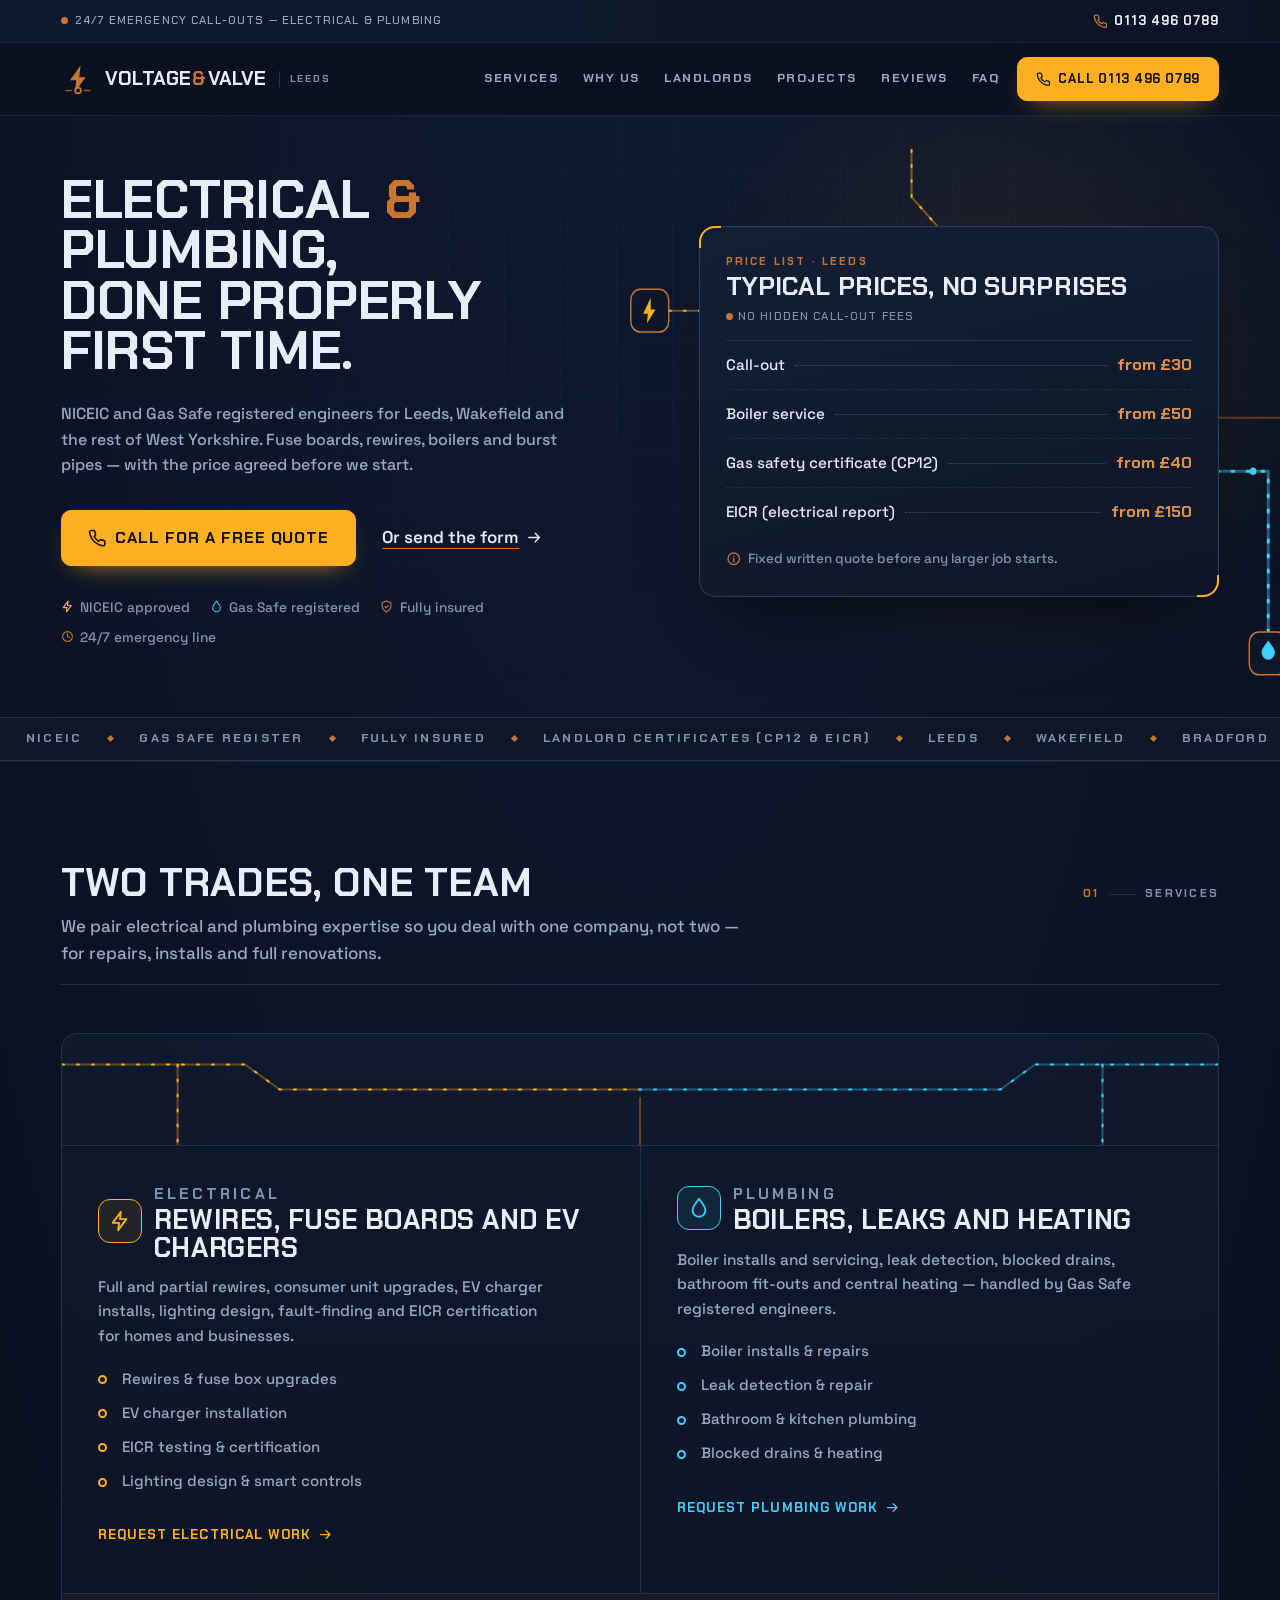
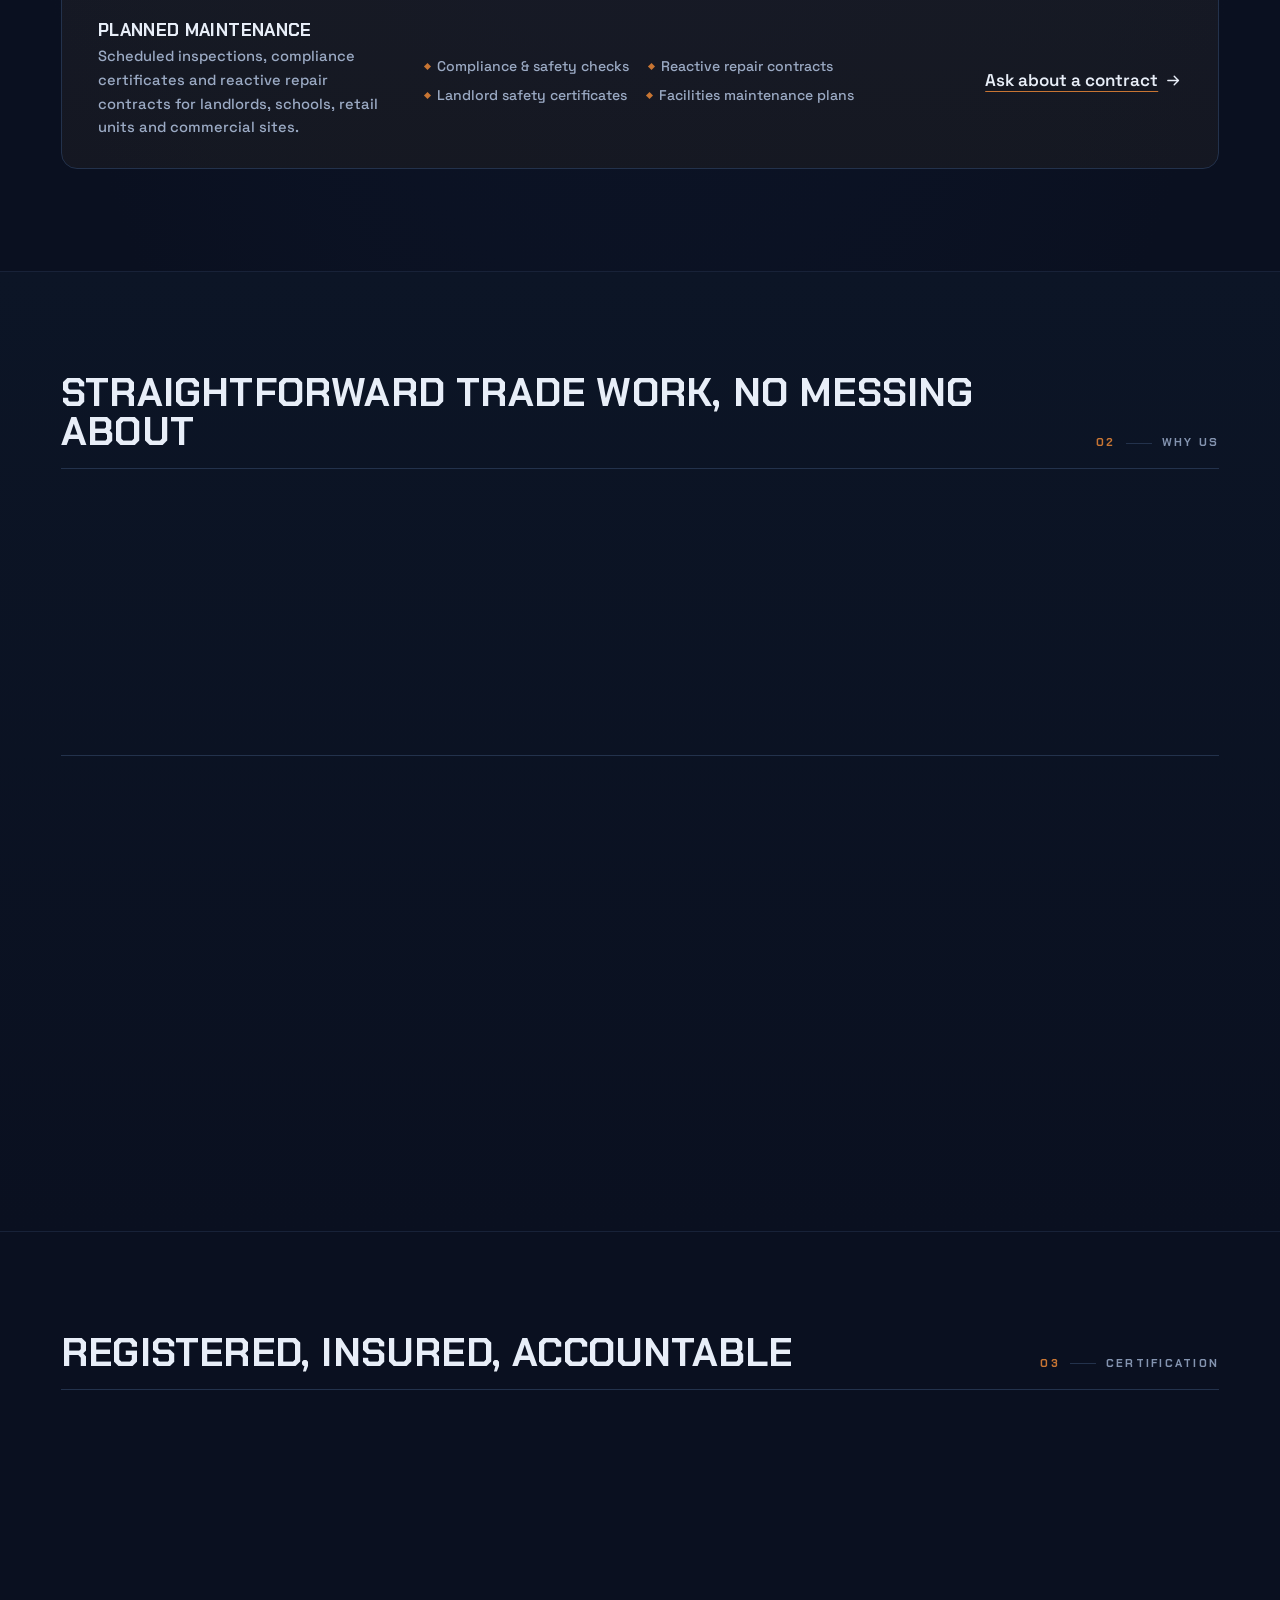
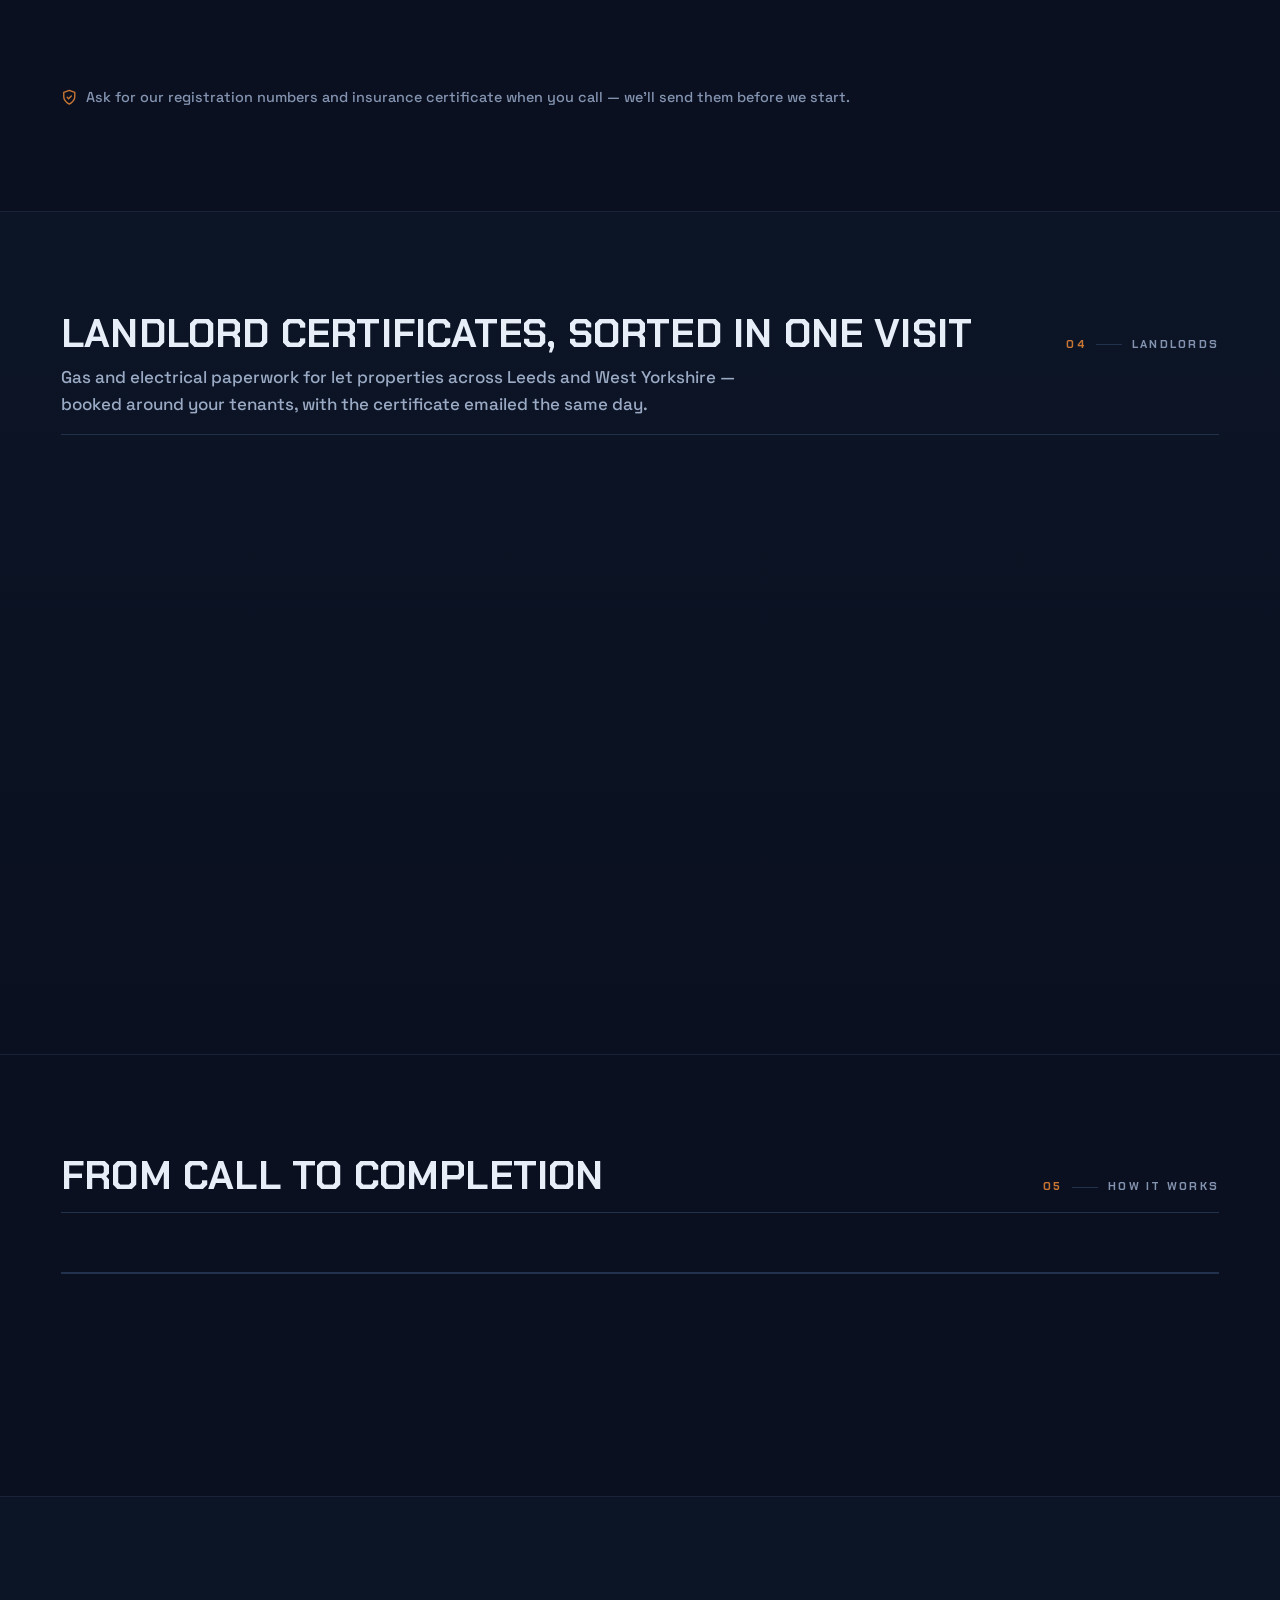
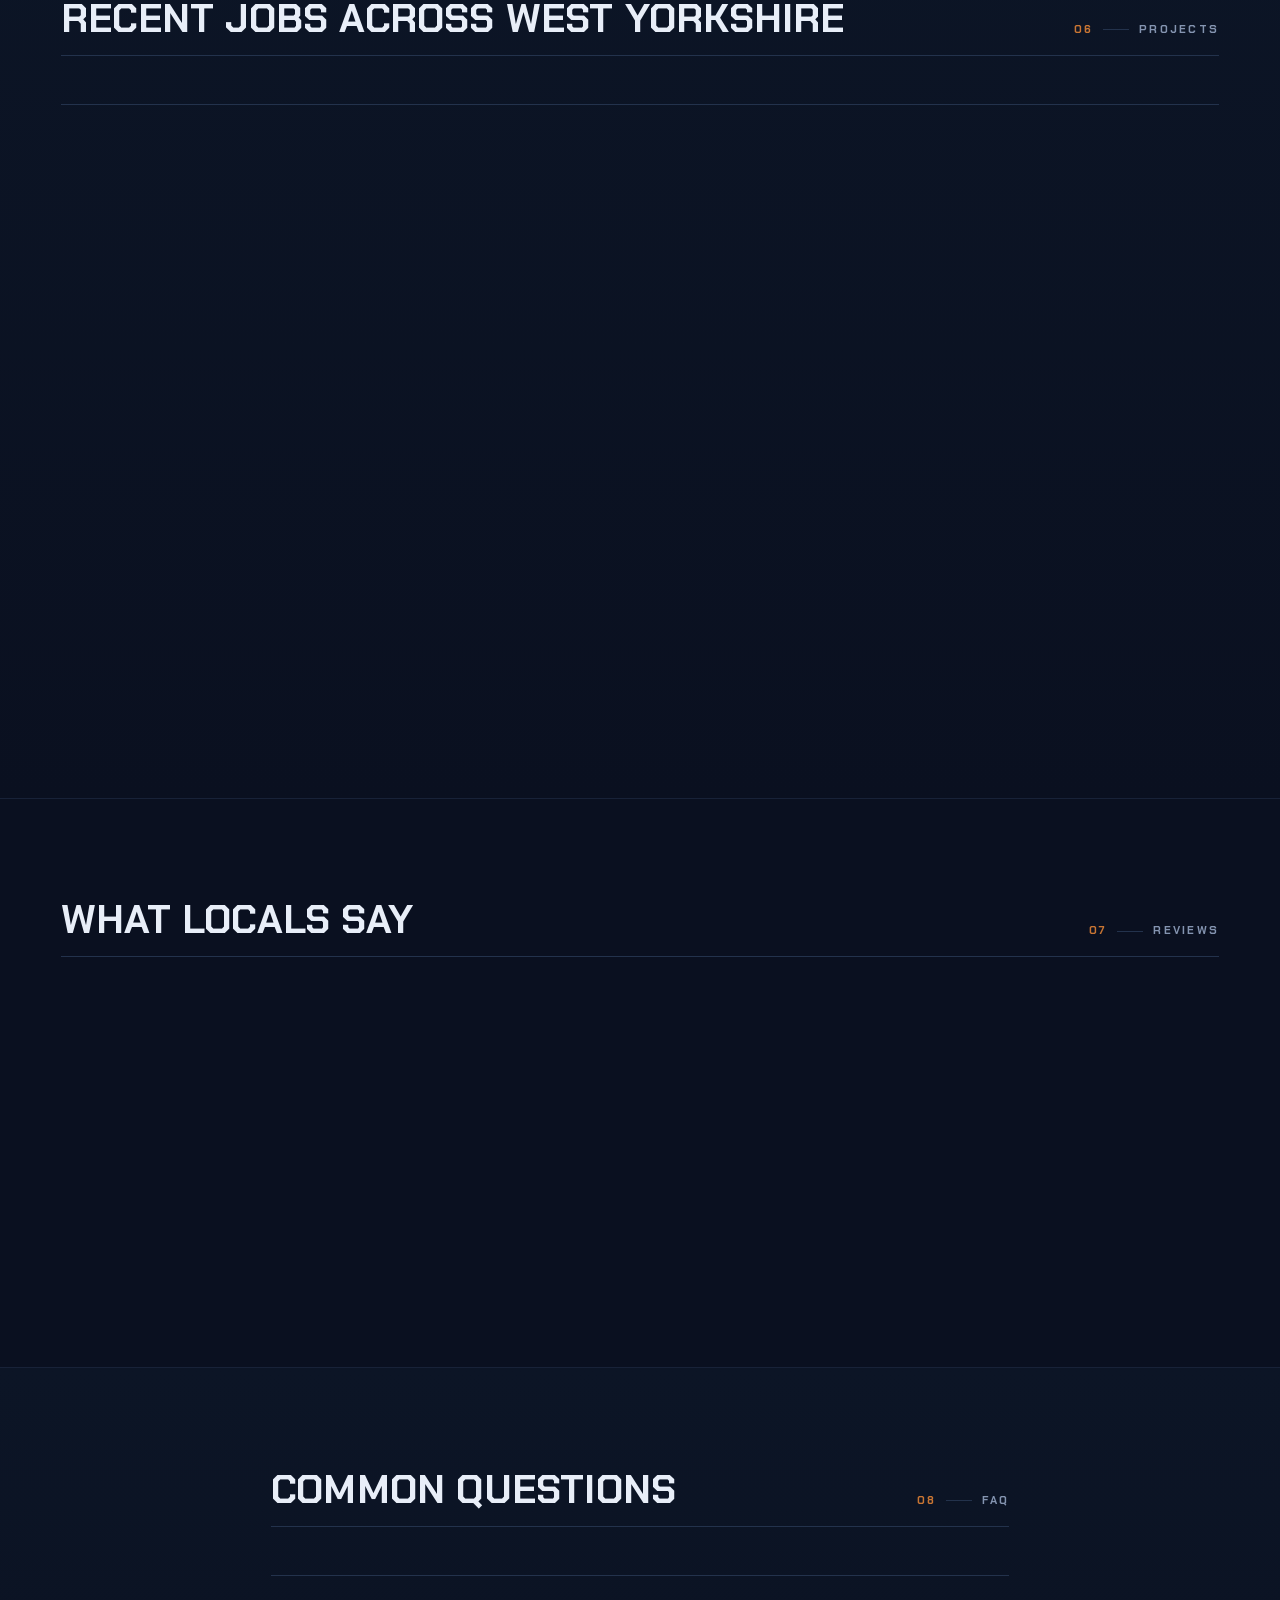
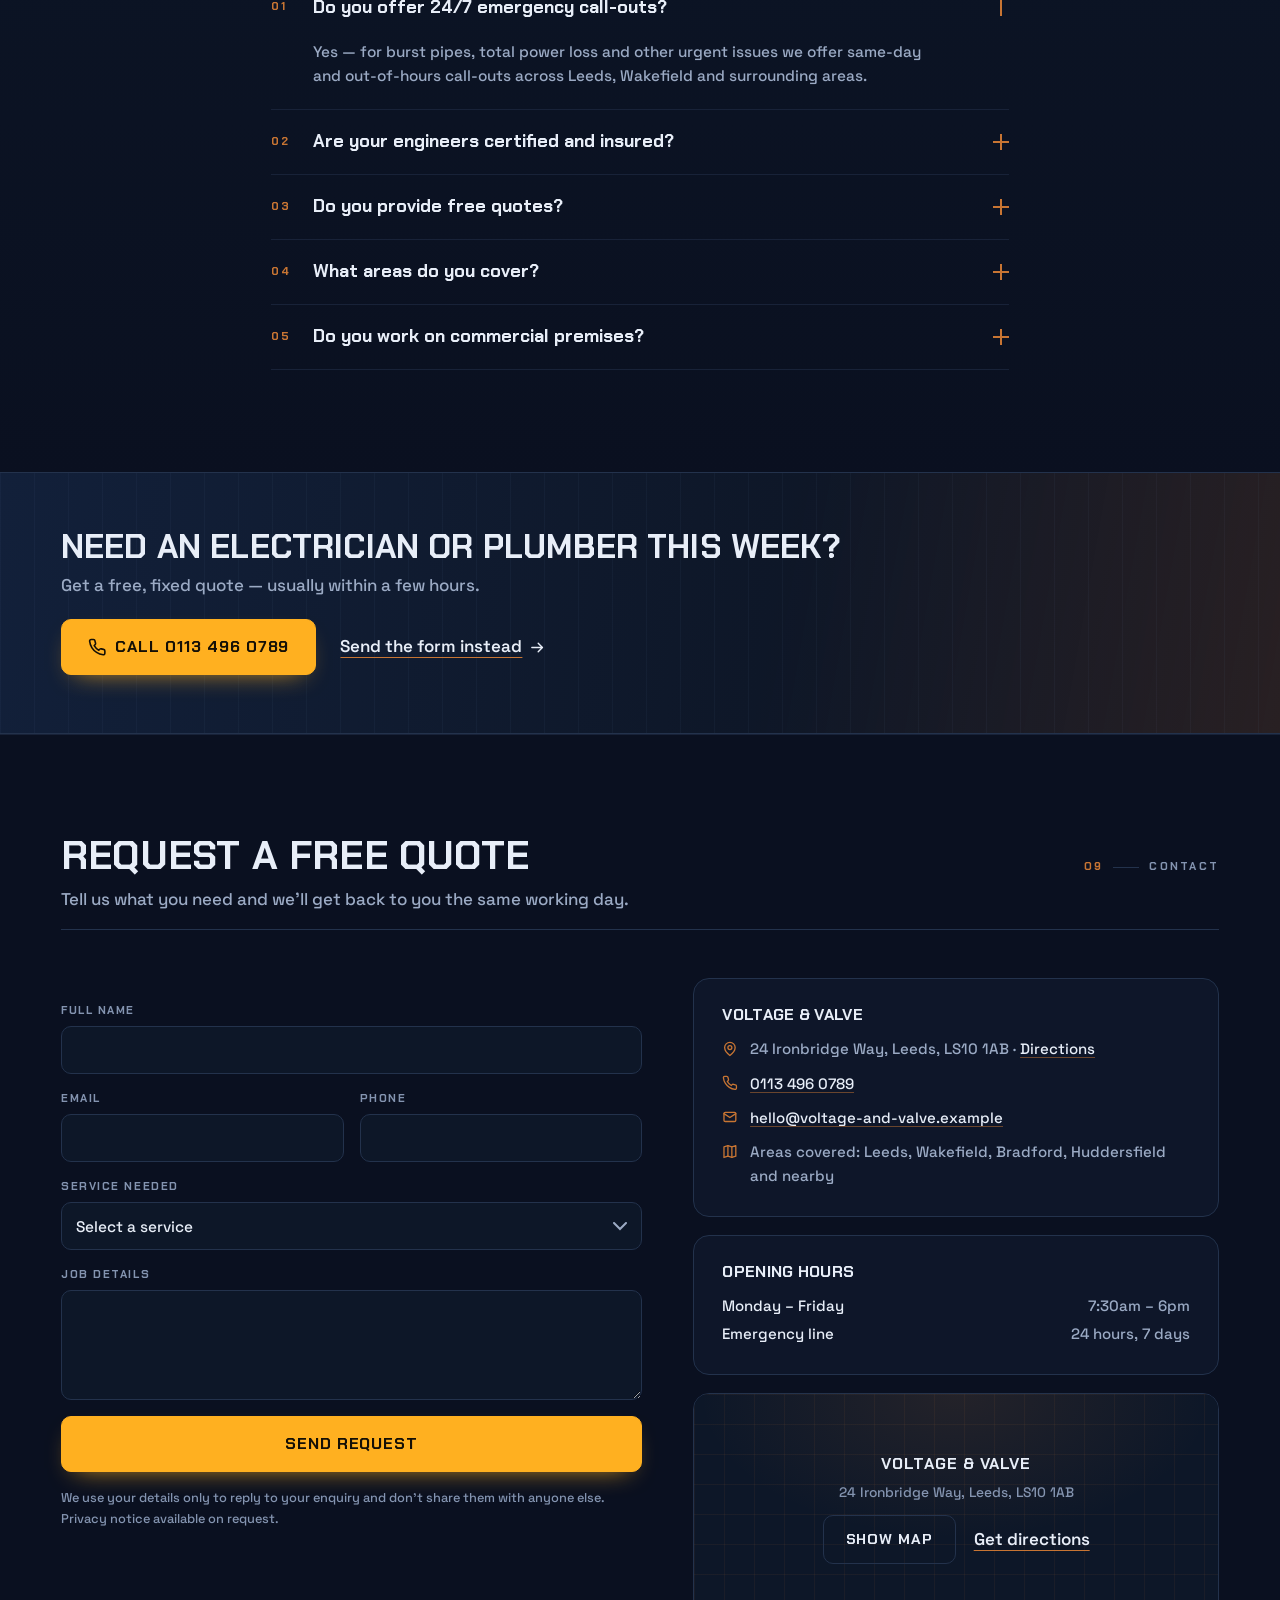
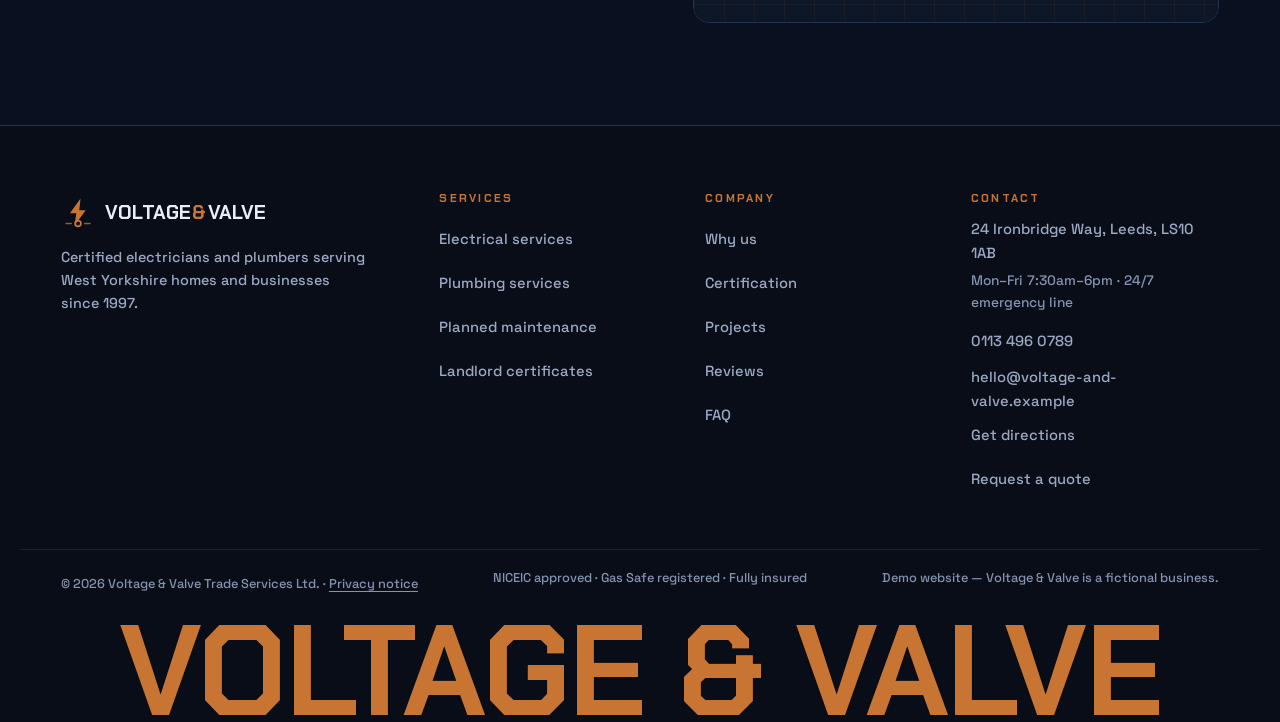
<file: index.html>
<!DOCTYPE html>
<html lang="en-GB">
<head>
<meta charset="UTF-8" />
<meta name="viewport" content="width=device-width, initial-scale=1, viewport-fit=cover" />
<meta http-equiv="Content-Security-Policy" content="default-src 'self'; script-src 'self' 'sha256-gAIMlo4uHwea7LDSu/hGhLXHg8Iu/WQoVQvXGVLwabA=' 'sha256-/x7W7R75k8Roq0WaVRQX9blP4OufE5xbAdzklGxsgpw='; style-src 'self'; img-src 'self' data:; font-src 'self'; frame-src https://www.openstreetmap.org; connect-src 'self'; form-action 'self'; base-uri 'self'; object-src 'none'; upgrade-insecure-requests" />
<meta name="referrer" content="strict-origin-when-cross-origin" />
<script>if (window.top !== window.self) { try { window.top.location.replace(window.self.location.href); } catch (e) { document.documentElement.hidden = true; } }</script>
<script>document.documentElement.classList.add('js');</script>
<title>Plumber &amp; Electrician in Leeds | Voltage &amp; Valve</title>
<meta name="description" content="Voltage &amp; Valve: Gas Safe and NICEIC plumbers and electricians in Leeds. Boilers, rewires, landlord certificates and 24/7 emergency call-outs." />
<link rel="canonical" href="https://desolatemartial553.github.io/voltage-and-valve/" />
<meta property="og:type" content="website" />
<meta property="og:title" content="Plumber &amp; Electrician in Leeds | Voltage &amp; Valve" />
<meta property="og:description" content="Gas Safe and NICEIC plumbers and electricians in Leeds. Boilers, rewires, landlord certificates and 24/7 emergency call-outs." />
<meta property="og:url" content="https://desolatemartial553.github.io/voltage-and-valve/" />
<meta property="og:locale" content="en_GB" />
<meta property="og:site_name" content="Voltage &amp; Valve" />
<meta name="twitter:card" content="summary_large_image" />
<meta name="twitter:title" content="Plumber &amp; Electrician in Leeds | Voltage &amp; Valve" />
<meta name="twitter:description" content="Gas Safe and NICEIC plumbers and electricians in Leeds. Boilers, rewires, landlord certificates and 24/7 emergency call-outs." />
<script type="application/ld+json">
{
  "@context": "https://schema.org",
  "@type": ["Plumber", "Electrician"],
  "name": "Voltage & Valve",
  "url": "https://desolatemartial553.github.io/voltage-and-valve/",
  "telephone": "+441134960789",
  "email": "hello@voltage-and-valve.example",
  "address": {
    "@type": "PostalAddress",
    "streetAddress": "24 Ironbridge Way",
    "addressLocality": "Leeds",
    "addressRegion": "West Yorkshire",
    "postalCode": "LS10 1AB",
    "addressCountry": "GB"
  },
  "areaServed": ["Leeds", "Wakefield", "Bradford", "Huddersfield"]
}
</script>
<meta name="theme-color" content="#0A1020" />
<meta name="color-scheme" content="dark" />
<link rel="icon" href="assets/favicon.svg" type="image/svg+xml" />
<link rel="stylesheet" href="fonts/fonts.css" />
<link rel="stylesheet" href="css/style.css" />
</head>
<body>

<a class="skip" href="#main">Skip to content</a>

<svg class="sr-only" aria-hidden="true" focusable="false" width="0" height="0">
  <symbol id="i-phone" viewBox="0 0 24 24"><path d="M22 16.92v3a2 2 0 0 1-2.18 2 19.79 19.79 0 0 1-8.63-3.07 19.5 19.5 0 0 1-6-6 19.79 19.79 0 0 1-3.07-8.67A2 2 0 0 1 4.11 2h3a2 2 0 0 1 2 1.72 12.84 12.84 0 0 0 .7 2.81 2 2 0 0 1-.45 2.11L8.09 9.91a16 16 0 0 0 6 6l1.27-1.27a2 2 0 0 1 2.11-.45 12.84 12.84 0 0 0 2.81.7A2 2 0 0 1 22 16.92z"/></symbol>
  <symbol id="i-bolt" viewBox="0 0 24 24"><path d="M13 2 4 14h7l-1 8 9-12h-7l1-8z"/></symbol>
  <symbol id="i-drop" viewBox="0 0 24 24"><path d="M12 2c3 4 7 8.2 7 12.5A7 7 0 0 1 5 14.5C5 10.2 9 6 12 2z"/></symbol>
  <symbol id="i-shield" viewBox="0 0 24 24"><path d="M12 22s8-4.5 8-11V5l-8-3-8 3v6c0 6.5 8 11 8 11z"/><path d="m9 12 2 2 4-4"/></symbol>
  <symbol id="i-check" viewBox="0 0 24 24"><path d="m4 12 5 5L20 6"/></symbol>
  <symbol id="i-clock" viewBox="0 0 24 24"><circle cx="12" cy="12" r="9"/><path d="M12 7v5l3.5 2"/></symbol>
  <symbol id="i-pin" viewBox="0 0 24 24"><path d="M20 10c0 6-8 12-8 12s-8-6-8-12a8 8 0 0 1 16 0z"/><circle cx="12" cy="10" r="3"/></symbol>
  <symbol id="i-mail" viewBox="0 0 24 24"><rect x="3" y="5" width="18" height="14" rx="2"/><path d="m3 7 9 6 9-6"/></symbol>
  <symbol id="i-map" viewBox="0 0 24 24"><path d="m9 4 6 2 6-2v16l-6 2-6-2-6 2V6l6-2z"/><path d="M9 4v16M15 6v16"/></symbol>
  <symbol id="i-arrow" viewBox="0 0 24 24"><path d="M4 12h15m-6-6 6 6-6 6"/></symbol>
  <symbol id="i-info" viewBox="0 0 24 24"><circle cx="12" cy="12" r="9"/><path d="M12 11v6M12 7.5v.5"/></symbol>
  <symbol id="i-up" viewBox="0 0 24 24"><path d="M12 20V5m-6 6 6-6 6 6"/></symbol>
  <symbol id="i-tag" viewBox="0 0 24 24"><path d="M20.6 13.4 12 22l-9-9V3h10l7.6 7.6a2 2 0 0 1 0 2.8z"/><circle cx="7.5" cy="7.5" r="1.5"/></symbol>
</svg>

<!-- Emergency bar -->
<div class="topbar">
  <div class="wrap topbar__in">
    <p class="topbar__status"><span class="dot dot--pulse" aria-hidden="true"></span>24/7 emergency call-outs — electrical &amp; plumbing</p>
    <a class="topbar__tel" href="tel:+441134960789"><svg class="ico" aria-hidden="true"><use href="#i-phone"/></svg>0113 496 0789</a>
  </div>
</div>

<!-- Header -->
<header class="site" id="siteHeader">
  <div class="wrap site__in">
    <a class="brand" href="#main">
      <svg class="brand__mark" viewBox="0 0 40 40" aria-hidden="true" focusable="false">
        <path d="M23 4 10.5 21.5H18L16 36 29 18h-7.5z" fill="currentColor"/>
        <path d="M6 33.5h6M28 33.5h6" fill="none" stroke="currentColor" stroke-width="2" stroke-linecap="round" opacity=".75"/>
        <circle cx="20" cy="33.5" r="3.4" fill="none" stroke="currentColor" stroke-width="2"/>
      </svg>
      <span class="brand__name">Voltage<span class="brand__amp">&amp;</span>Valve</span>
      <span class="brand__sub">Leeds</span>
    </a>

    <nav class="nav" id="siteNav" aria-label="Main">
      <ul>
        <li><a href="#services">Services</a></li>
        <li><a href="#why-us">Why us</a></li>
        <li><a href="#landlords">Landlords</a></li>
        <li><a href="#projects">Projects</a></li>
        <li><a href="#reviews">Reviews</a></li>
        <li><a href="#faq">FAQ</a></li>
      </ul>
    </nav>

    <a class="btn btn--cta site__cta" href="tel:+441134960789"><svg class="ico" aria-hidden="true"><use href="#i-phone"/></svg>Call 0113 496 0789</a>

    <button class="burger" id="navToggle" type="button" aria-expanded="false" aria-controls="siteNav" aria-label="Open menu">
      <span aria-hidden="true"></span><span aria-hidden="true"></span><span aria-hidden="true"></span>
    </button>
  </div>
</header>

<main id="main" tabindex="-1">

  <!-- Hero: the price card is the hero -->
  <section class="hero">
    <div class="wrap hero__grid">

      <div class="hero__copy">
        <h1 class="hero__title">
          <span class="ln">Electrical <span class="amp">&amp;</span></span>
          <span class="ln">plumbing,</span>
          <span class="ln">done properly</span>
          <span class="ln">first time.</span>
        </h1>
        <p class="hero__lede">NICEIC and Gas Safe registered engineers for Leeds, Wakefield and the rest of West Yorkshire. Fuse boards, rewires, boilers and burst pipes — with the price agreed before we start.</p>
        <div class="hero__actions">
          <a class="btn btn--cta btn--lg" href="tel:+441134960789"><svg class="ico" aria-hidden="true"><use href="#i-phone"/></svg>Call for a free quote</a>
          <a class="tlink" href="#contact">Or send the form <svg class="ico" aria-hidden="true"><use href="#i-arrow"/></svg></a>
        </div>
        <ul class="hero__trust">
          <!-- PLACEHOLDER: confirm NICEIC / Gas Safe registration numbers and insurance before pitching -->
          <li><svg class="ico" aria-hidden="true"><use href="#i-bolt"/></svg>NICEIC approved</li>
          <li><svg class="ico" aria-hidden="true"><use href="#i-drop"/></svg>Gas Safe registered</li>
          <li><svg class="ico" aria-hidden="true"><use href="#i-shield"/></svg>Fully insured</li>
          <!-- /PLACEHOLDER -->
          <li><svg class="ico" aria-hidden="true"><use href="#i-clock"/></svg>24/7 emergency line</li>
        </ul>
      </div>

      <div class="hero__panel">
        <svg class="trace" viewBox="0 0 700 620" preserveAspectRatio="none" aria-hidden="true" focusable="false">
          <g fill="none" stroke="#FFB020" stroke-linecap="round" stroke-linejoin="round" vector-effect="non-scaling-stroke">
            <path class="wire" d="M44 150H110"/>
            <path class="flow" d="M44 150H110"/>
            <path class="wire" d="M300 0v44l36 36v60"/>
            <path class="flow flow--2" d="M300 0v44l36 36v60"/>
            <circle cx="336" cy="80" r="3.5" fill="#FFB020" stroke="none"/>
          </g>
          <g fill="none" stroke="#C87533" stroke-linecap="round" stroke-linejoin="round" vector-effect="non-scaling-stroke">
            <path class="wire" d="M700 250H560"/>
          </g>
          <g class="pipe" fill="none" stroke="#3FD0FF" stroke-linecap="round" stroke-linejoin="round" vector-effect="non-scaling-stroke">
            <path class="wire" d="M676 450v-150h-116"/>
            <path class="flow flow--2" d="M676 450v-150h-116"/>
            <circle cx="660" cy="300" r="3.5" fill="#3FD0FF" stroke="none"/>
          </g>
          <g>
            <rect x="4" y="130" width="40" height="40" rx="10" fill="#0D1728" stroke="#C87533" stroke-width="1.5"/>
            <path class="node node--e" d="M25 138 17 153h5l-1 9 9-13h-5z"/>
            <rect x="656" y="450" width="40" height="40" rx="10" fill="#0D1728" stroke="#C87533" stroke-width="1.5"/>
            <path class="node node--p" d="M676 458c4 5 7 8 7 11a7 7 0 0 1-14 0c0-3 3-6 7-11z"/>
          </g>
          <circle class="pulse pulse--a" r="4"/>
          <circle class="pulse pulse--b" r="4"/>
          <circle class="pulse pulse--p" r="4"/>
        </svg>

        <svg class="trace trace--mini" viewBox="0 0 600 64" preserveAspectRatio="none" aria-hidden="true" focusable="false">
          <g fill="none" stroke="#FFB020" stroke-linecap="round" stroke-linejoin="round">
            <path class="wire" d="M0 18h190l30 30h58"/>
            <path class="flow" d="M0 18h190l30 30h58"/>
            <circle cx="278" cy="48" r="3.2" fill="#FFB020" stroke="none"/>
          </g>
          <g class="pipe" fill="none" stroke="#3FD0FF" stroke-linecap="round" stroke-linejoin="round">
            <path class="wire" d="M600 18H410l-30 30h-58"/>
            <path class="flow flow--2" d="M600 18H410l-30 30h-58"/>
            <circle cx="322" cy="48" r="3.2" fill="#3FD0FF" stroke="none"/>
          </g>
          <circle class="pulse pulse--ma" r="3.5"/>
          <circle class="pulse pulse--mp" r="3.5"/>
        </svg>

        <div class="price">
          <div class="price__head">
            <div>
              <p class="price__label">Price list · Leeds</p>
              <h2 class="price__title">Typical prices, no surprises</h2>
            </div>
            <p class="price__tag"><span class="dot" aria-hidden="true"></span>No hidden call-out fees</p>
          </div>
          <!-- PLACEHOLDER: confirm all "from" prices with the business -->
          <ul class="price__rows">
            <li><span class="price__name">Call-out</span><span class="price__lead" aria-hidden="true"></span><span class="price__val">from £30</span></li>
            <li><span class="price__name">Boiler service</span><span class="price__lead" aria-hidden="true"></span><span class="price__val">from £50</span></li>
            <li><span class="price__name">Gas safety certificate (CP12)</span><span class="price__lead" aria-hidden="true"></span><span class="price__val">from £40</span></li>
            <li><span class="price__name">EICR (electrical report)</span><span class="price__lead" aria-hidden="true"></span><span class="price__val">from £150</span></li>
          </ul>
          <!-- /PLACEHOLDER -->
          <p class="price__note"><svg class="ico" aria-hidden="true"><use href="#i-info"/></svg>Fixed written quote before any larger job starts.</p>
        </div>
      </div>

    </div>
  </section>

  <!-- Ticker -->
  <div class="ticker" aria-hidden="true">
    <ul class="ticker__track">
      <!-- PLACEHOLDER: replace with owner-approved memberships, each with a registration number and verification link -->
      <li>NICEIC</li><li>Gas Safe Register</li><li>Fully insured</li><li>Landlord certificates (CP12 &amp; EICR)</li>
      <!-- /PLACEHOLDER -->
      <li>Leeds</li><li>Wakefield</li><li>Bradford</li><li>Huddersfield</li><li>24/7 call-outs</li>
    </ul>
    <ul class="ticker__track">
      <!-- PLACEHOLDER: replace with owner-approved memberships, each with a registration number and verification link -->
      <li>NICEIC</li><li>Gas Safe Register</li><li>Fully insured</li><li>Landlord certificates (CP12 &amp; EICR)</li>
      <!-- /PLACEHOLDER -->
      <li>Leeds</li><li>Wakefield</li><li>Bradford</li><li>Huddersfield</li><li>24/7 call-outs</li>
    </ul>
  </div>

  <!-- 01 Services: two trades as one schematic -->
  <section class="sec" id="services">
    <div class="wrap">
      <div class="sec__head">
        <h2>Two trades, one team</h2>
        <p class="sec__meta"><b>01</b><span class="bar" aria-hidden="true"></span>Services</p>
        <p class="sec__sub">We pair electrical and plumbing expertise so you deal with one company, not two — for repairs, installs and full renovations.</p>
      </div>

      <div class="trades">
        <div class="trades__band" aria-hidden="true">
          <svg viewBox="0 0 1200 160" preserveAspectRatio="none" focusable="false">
            <g fill="none" stroke="#FFB020" stroke-linecap="round" stroke-linejoin="round">
              <path d="M0 44h190l36 36h374" opacity=".35"/>
              <path d="M0 44h190l36 36h374" class="flow"/>
              <path d="M120 44v116" opacity=".35"/>
              <path d="M120 44v116" class="flow"/>
            </g>
            <g fill="none" stroke="#3FD0FF" stroke-linecap="round" stroke-linejoin="round">
              <path d="M1200 44h-190l-36 36H600" opacity=".35"/>
              <path d="M1200 44h-190l-36 36H600" class="flow flow--p"/>
              <path d="M1080 44v116" opacity=".35"/>
              <path d="M1080 44v116" class="flow flow--p"/>
            </g>
            <path d="M600 68l12 12-12 12-12-12z" fill="#C87533"/>
            <path d="M600 92v68" fill="none" stroke="#C87533" stroke-width="2" opacity=".5"/>
          </svg>
        </div>

        <div class="trades__cols">
          <article class="trade trade--e">
            <div class="trade__top">
              <span class="trade__icon"><svg class="ico" aria-hidden="true"><use href="#i-bolt"/></svg></span>
              <div>
                <p class="trade__kicker">Electrical</p>
                <h3>Rewires, fuse boards and EV chargers</h3>
              </div>
            </div>
            <p>Full and partial rewires, consumer unit upgrades, EV charger installs, lighting design, fault-finding and EICR certification for homes and businesses.</p>
            <ul class="trade__list">
              <li>Rewires &amp; fuse box upgrades</li>
              <li>EV charger installation</li>
              <li>EICR testing &amp; certification</li>
              <li>Lighting design &amp; smart controls</li>
            </ul>
            <a class="trade__link" href="#contact">Request electrical work <svg class="ico" aria-hidden="true"><use href="#i-arrow"/></svg></a>
          </article>

          <article class="trade trade--p">
            <div class="trade__top">
              <span class="trade__icon"><svg class="ico" aria-hidden="true"><use href="#i-drop"/></svg></span>
              <div>
                <p class="trade__kicker">Plumbing</p>
                <h3>Boilers, leaks and heating</h3>
              </div>
            </div>
            <p>Boiler installs and servicing, leak detection, blocked drains, bathroom fit-outs and central heating — handled by Gas Safe registered engineers.</p>
            <ul class="trade__list">
              <li>Boiler installs &amp; repairs</li>
              <li>Leak detection &amp; repair</li>
              <li>Bathroom &amp; kitchen plumbing</li>
              <li>Blocked drains &amp; heating</li>
            </ul>
            <a class="trade__link" href="#contact">Request plumbing work <svg class="ico" aria-hidden="true"><use href="#i-arrow"/></svg></a>
          </article>
        </div>

        <div class="maint">
          <div>
            <h3>Planned maintenance</h3>
            <p>Scheduled inspections, compliance certificates and reactive repair contracts for landlords, schools, retail units and commercial sites.</p>
          </div>
          <ul class="maint__list">
            <li>Compliance &amp; safety checks</li>
            <li>Reactive repair contracts</li>
            <li>Landlord safety certificates</li>
            <li>Facilities maintenance plans</li>
          </ul>
          <a class="tlink" href="#contact">Ask about a contract <svg class="ico" aria-hidden="true"><use href="#i-arrow"/></svg></a>
        </div>
      </div>
    </div>
  </section>

  <!-- 02 Why us: job sheet -->
  <section class="sec sec--alt" id="why-us">
    <div class="wrap">
      <div class="sec__head">
        <h2>Straightforward trade work, no messing about</h2>
        <p class="sec__meta"><b>02</b><span class="bar" aria-hidden="true"></span>Why us</p>
      </div>

      <!-- PLACEHOLDER: replace with a real quote and photo from the owner / engineers -->
      <blockquote class="quote rv">
        <p>“We'd rather turn up, tell you straight what's wrong and give you a price you can plan around than leave you guessing. That's how we'd want our own family treated.”</p>
        <footer>— The Voltage &amp; Valve team, Leeds</footer>
      </blockquote>
      <!-- /PLACEHOLDER -->

      <div class="feats">
        <div class="feat rv">
          <span class="feat__n" aria-hidden="true">01</span>
          <div>
            <h3>Certified &amp; insured</h3>
            <p>Every engineer is NICEIC or Gas Safe registered and we carry £5m public liability cover on every job.</p>
          </div>
        </div>
        <div class="feat rv">
          <span class="feat__n" aria-hidden="true">02</span>
          <div>
            <h3>Upfront pricing</h3>
            <p>Fixed quotes before work starts, with "from" prices published above. No hidden call-out fees, no surprise invoices.</p>
          </div>
        </div>
        <div class="feat rv">
          <span class="feat__n" aria-hidden="true">03</span>
          <div>
            <h3>Fast response</h3>
            <p>Same-day emergency call-outs across Leeds and Wakefield, average response time under 90 minutes.</p>
          </div>
        </div>
        <div class="feat rv">
          <span class="feat__n" aria-hidden="true">04</span>
          <div>
            <h3>5-year guarantee</h3>
            <p>All installation work is backed by a written workmanship guarantee, parts and labour.</p>
          </div>
        </div>
      </div>

      <!-- PLACEHOLDER: confirm trading years, job count and satisfaction figure with the business -->
      <div class="readout rv">
        <div><span class="readout__val"><span data-count="29">29</span><small>yrs</small></span><p>In West Yorkshire</p></div>
        <div><span class="readout__val"><span data-count="7400">7400</span><small>+</small></span><p>Jobs completed</p></div>
        <div><span class="readout__val"><span data-count="98">98</span><small>%</small></span><p>Customer satisfaction</p></div>
        <div><span class="readout__val">24<small>/7</small></span><p>Emergency call-outs</p></div>
      </div>
      <!-- /PLACEHOLDER -->
    </div>
  </section>

  <!-- 03 Certifications as stamped badges -->
  <section class="sec" id="certification">
    <div class="wrap">
      <div class="sec__head">
        <h2>Registered, insured, accountable</h2>
        <p class="sec__meta"><b>03</b><span class="bar" aria-hidden="true"></span>Certification</p>
      </div>

      <!-- PLACEHOLDER: confirm every registration and policy before pitching -->
      <ul class="stamps rv">
        <li class="stamp"><span class="stamp__in"><strong>NICEIC</strong><span>Approved</span></span></li>
        <li class="stamp"><span class="stamp__in"><strong>Gas Safe</strong><span>Registered</span></span></li>
        <li class="stamp"><span class="stamp__in"><strong>£5m</strong><span>Public liability</span></span></li>
        <li class="stamp"><span class="stamp__in"><strong>5 year</strong><span>Workmanship</span></span></li>
      </ul>
      <!-- /PLACEHOLDER -->
      <p class="certs__note"><svg class="ico" aria-hidden="true"><use href="#i-shield"/></svg>Ask for our registration numbers and insurance certificate when you call — we'll send them before we start.</p>
    </div>
  </section>

  <!-- 04 Landlords checklist board -->
  <section class="sec sec--alt" id="landlords">
    <div class="wrap">
      <div class="sec__head">
        <h2>Landlord certificates, sorted in one visit</h2>
        <p class="sec__meta"><b>04</b><span class="bar" aria-hidden="true"></span>Landlords</p>
        <p class="sec__sub">Gas and electrical paperwork for let properties across Leeds and West Yorkshire — booked around your tenants, with the certificate emailed the same day.</p>
      </div>

      <div class="board rv">
        <!-- PLACEHOLDER: confirm certificate prices with the business -->
        <ul class="board__list">
          <li>
            <span class="board__chk" aria-hidden="true"><svg class="ico"><use href="#i-check"/></svg></span>
            <div class="board__body">
              <h3>CP12 gas safety record</h3>
              <p>The annual check required for every let property with a gas appliance. We test the boiler, hob and fire, then issue your CP12 for you to hand to tenants.</p>
            </div>
            <span class="board__price">from £40</span>
          </li>
          <li>
            <span class="board__chk" aria-hidden="true"><svg class="ico"><use href="#i-check"/></svg></span>
            <div class="board__body">
              <h3>EICR electrical report</h3>
              <p>A full inspection of wiring and consumer unit, with clear pass/fail coding and a quote for any remedial work. Needed at least every five years for rented homes.</p>
            </div>
            <span class="board__price">from £150</span>
          </li>
          <li>
            <span class="board__chk" aria-hidden="true"><svg class="ico"><use href="#i-check"/></svg></span>
            <div class="board__body">
              <h3>Reminders &amp; multi-property</h3>
              <p>We note your renewal dates and get in touch before they lapse, and can book several properties into one day.</p>
            </div>
            <span class="board__price">Portfolio price</span>
          </li>
        </ul>
        <!-- /PLACEHOLDER -->
        <div class="board__foot">
          <a class="btn btn--cta" href="tel:+441134960789"><svg class="ico" aria-hidden="true"><use href="#i-phone"/></svg>Book a certificate: 0113 496 0789</a>
          <a class="tlink" href="#contact">Or request a callback <svg class="ico" aria-hidden="true"><use href="#i-arrow"/></svg></a>
        </div>
      </div>
    </div>
  </section>

  <!-- 05 Process -->
  <section class="sec" id="process">
    <div class="wrap">
      <div class="sec__head">
        <h2>From call to completion</h2>
        <p class="sec__meta"><b>05</b><span class="bar" aria-hidden="true"></span>How it works</p>
      </div>

      <ol class="proc">
        <li class="proc__step rv">
          <span class="proc__n" aria-hidden="true">01</span>
          <h3>Get in touch</h3>
          <p>Call, message, or fill in the quote form with the details of your job.</p>
        </li>
        <li class="proc__step rv">
          <span class="proc__n" aria-hidden="true">02</span>
          <h3>Free survey &amp; quote</h3>
          <p>We assess the work and give you a fixed, written price — no obligation.</p>
        </li>
        <li class="proc__step rv">
          <span class="proc__n" aria-hidden="true">03</span>
          <h3>Scheduled work</h3>
          <p>Our engineers arrive on time, work cleanly, and keep you updated throughout.</p>
        </li>
        <li class="proc__step rv">
          <span class="proc__n" aria-hidden="true">04</span>
          <h3>Sign-off &amp; aftercare</h3>
          <p>Certification handed over, site left tidy, and a 5-year guarantee on the work.</p>
        </li>
      </ol>
    </div>
  </section>

  <!-- 06 Projects as case files -->
  <section class="sec sec--alt" id="projects">
    <div class="wrap">
      <div class="sec__head">
        <h2>Recent jobs across West Yorkshire</h2>
        <p class="sec__meta"><b>06</b><span class="bar" aria-hidden="true"></span>Projects</p>
      </div>

      <!-- PLACEHOLDER: replace with real, photographed jobs once the owner confirms them -->
      <ol class="cases">
        <li class="case case--e rv">
          <span class="case__n" aria-hidden="true">01</span>
          <div>
            <p class="case__tag">Electrical</p>
            <h3>Full rewire &amp; heating upgrade</h3>
            <p class="case__loc">Primary school, Leeds</p>
            <p>Complete rewire and new consumer units across a three-block primary school, delivered in stages during term breaks to avoid disruption.</p>
          </div>
          <svg class="case__art" viewBox="0 0 150 96" aria-hidden="true" focusable="false">
            <g fill="none" stroke="currentColor" stroke-width="2" stroke-linejoin="round">
              <rect x="6" y="36" width="32" height="52" rx="3"/>
              <rect x="44" y="20" width="40" height="68" rx="3"/>
              <rect x="90" y="44" width="28" height="44" rx="3"/>
              <path d="M10 30h24M48 14h32M94 38h20"/>
            </g>
            <path d="M136 12l-11 21h8l-2 18 12-21h-8z" fill="currentColor"/>
          </svg>
        </li>
        <li class="case case--p rv">
          <span class="case__n" aria-hidden="true">02</span>
          <div>
            <p class="case__tag">Plumbing</p>
            <h3>Emergency leak repair &amp; bathroom refit</h3>
            <p class="case__loc">Commercial office, Leeds</p>
            <p>Traced and repaired a hidden mains leak overnight, followed by a full staff bathroom refit the same week.</p>
          </div>
          <svg class="case__art" viewBox="0 0 150 96" aria-hidden="true" focusable="false">
            <g fill="none" stroke="currentColor" stroke-width="2" stroke-linejoin="round">
              <path d="M8 24h58v26h34v30h42"/>
              <path d="M8 24v16M66 24v16"/>
              <circle cx="104" cy="62" r="13"/>
              <path d="M104 49v-6M104 81v-6M91 62h-6M123 62h-6"/>
            </g>
            <path d="M120 14c4 5 7 8 7 11a7 7 0 0 1-14 0c0-3 3-6 7-11z" fill="currentColor"/>
          </svg>
        </li>
        <li class="case case--ev rv">
          <span class="case__n" aria-hidden="true">03</span>
          <div>
            <p class="case__tag">EV &amp; electrical</p>
            <h3>EV charger rollout</h3>
            <p class="case__loc">Retail park, Wakefield</p>
            <p>Installed 12 fast-charge EV bays across a retail park car park, including supply upgrade and load management.</p>
          </div>
          <svg class="case__art" viewBox="0 0 150 96" aria-hidden="true" focusable="false">
            <g fill="none" stroke="currentColor" stroke-width="2" stroke-linejoin="round">
              <rect x="14" y="18" width="34" height="56" rx="6"/>
              <path d="M22 30h18M22 40h18M22 50h10"/>
              <path d="M48 44h16v22a10 10 0 0 0 10 10h4"/>
              <circle cx="86" cy="76" r="8"/>
              <path d="M112 20l-12 23h9l-2 19 13-23h-9z"/>
            </g>
            <circle cx="66" cy="30" r="4" fill="currentColor"/>
          </svg>
        </li>
      </ol>
    </div>
  </section>

  <!-- 07 Reviews -->
  <section class="sec" id="reviews">
    <div class="wrap">
      <div class="sec__head">
        <h2>What locals say</h2>
        <p class="sec__meta"><b>07</b><span class="bar" aria-hidden="true"></span>Reviews</p>
      </div>

      <!-- PLACEHOLDER: replace with real Google / Checkatrade reviews, with dates and a link to the source -->
      <div class="reports">
        <figure class="report rv">
          <p class="chip">Demo review</p>
          <blockquote><p>“Called at 11pm with a burst pipe, someone was at the door within the hour. Fixed properly, fair price, no drama.”</p></blockquote>
          <figcaption>Hannah R., Leeds</figcaption>
        </figure>
        <figure class="report rv">
          <p class="chip">Demo review</p>
          <blockquote><p>“Rewired our whole shop overnight so we didn't lose a day of trading. Tidy, professional, and the paperwork was sorted immediately.”</p></blockquote>
          <figcaption>Marcus T., Wakefield</figcaption>
        </figure>
        <figure class="report rv">
          <p class="chip">Demo review</p>
          <blockquote><p>“Been using them for our landlord certificates for three years. Always on time, always straightforward pricing.”</p></blockquote>
          <figcaption>Priya S., Property Manager</figcaption>
        </figure>
      </div>
      <!-- /PLACEHOLDER -->
    </div>
  </section>

  <!-- 08 FAQ -->
  <section class="sec sec--alt" id="faq">
    <div class="wrap wrap--narrow">
      <div class="sec__head">
        <h2>Common questions</h2>
        <p class="sec__meta"><b>08</b><span class="bar" aria-hidden="true"></span>FAQ</p>
      </div>

      <div class="faq">
        <details class="faq__item" open>
          <summary><span class="faq__num" aria-hidden="true">01</span>Do you offer 24/7 emergency call-outs?<span class="faq__plus" aria-hidden="true"></span></summary>
          <p>Yes — for burst pipes, total power loss and other urgent issues we offer same-day and out-of-hours call-outs across Leeds, Wakefield and surrounding areas.</p>
        </details>
        <details class="faq__item">
          <summary><span class="faq__num" aria-hidden="true">02</span>Are your engineers certified and insured?<span class="faq__plus" aria-hidden="true"></span></summary>
          <p>All electrical work is carried out by NICEIC-approved engineers and all gas/plumbing work by Gas Safe registered engineers. We carry £5m public liability insurance.</p>
        </details>
        <details class="faq__item">
          <summary><span class="faq__num" aria-hidden="true">03</span>Do you provide free quotes?<span class="faq__plus" aria-hidden="true"></span></summary>
          <p>Yes, we provide a free, no-obligation written quote for all non-emergency work before anything is booked in.</p>
        </details>
        <details class="faq__item">
          <summary><span class="faq__num" aria-hidden="true">04</span>What areas do you cover?<span class="faq__plus" aria-hidden="true"></span></summary>
          <p>We're based in Leeds and cover all of West Yorkshire, including Wakefield, Bradford, Huddersfield and surrounding towns.</p>
        </details>
        <details class="faq__item">
          <summary><span class="faq__num" aria-hidden="true">05</span>Do you work on commercial premises?<span class="faq__plus" aria-hidden="true"></span></summary>
          <p>Yes — we run planned maintenance contracts for schools, retail units, offices and leisure sites alongside our residential work.</p>
        </details>
      </div>
    </div>
  </section>

  <!-- Call banner -->
  <section class="callband">
    <div class="wrap callband__in">
      <div>
        <h2>Need an electrician or plumber this week?</h2>
        <p>Get a free, fixed quote — usually within a few hours.</p>
      </div>
      <div class="callband__act">
        <a class="btn btn--cta btn--lg" href="tel:+441134960789"><svg class="ico" aria-hidden="true"><use href="#i-phone"/></svg>Call 0113 496 0789</a>
        <a class="tlink" href="#contact">Send the form instead <svg class="ico" aria-hidden="true"><use href="#i-arrow"/></svg></a>
      </div>
    </div>
  </section>

  <!-- 09 Contact -->
  <section class="sec" id="contact">
    <div class="wrap">
      <div class="sec__head">
        <h2>Request a free quote</h2>
        <p class="sec__meta"><b>09</b><span class="bar" aria-hidden="true"></span>Contact</p>
        <p class="sec__sub">Tell us what you need and we'll get back to you the same working day.</p>
      </div>

      <div class="contact">
        <form class="form" id="quoteForm" novalidate>
          <div class="field">
            <label for="name">Full name</label>
            <input type="text" id="name" name="name" required autocomplete="name" />
          </div>
          <div class="field field--split">
            <div class="field">
              <label for="email">Email</label>
              <input type="email" id="email" name="email" required autocomplete="email" />
            </div>
            <div class="field">
              <label for="phone">Phone</label>
              <input type="tel" id="phone" name="phone" required autocomplete="tel" />
            </div>
          </div>
          <div class="field">
            <label for="service">Service needed</label>
            <select id="service" name="service" required>
              <option value="" disabled selected>Select a service</option>
              <option>Electrical repair / installation</option>
              <option>Plumbing repair / installation</option>
              <option>Emergency call-out</option>
              <option>Planned maintenance contract</option>
              <option>Something else</option>
            </select>
          </div>
          <div class="field">
            <label for="message">Job details</label>
            <textarea id="message" name="message" rows="4" required></textarea>
          </div>
          <button type="submit" class="btn btn--cta btn--lg" id="quoteSubmit">Send request</button>
          <p class="form__privacy">We use your details only to reply to your enquiry and don't share them with anyone else. <!-- PLACEHOLDER: link to real privacy notice when form submission is built -->Privacy notice available on request.<!-- /PLACEHOLDER --></p>
          <p class="form__status" id="formStatus" role="status" aria-live="polite"></p>
        </form>

        <div class="info">
          <div class="info__card">
            <h3>Voltage &amp; Valve</h3>
            <ul class="info__list">
              <li><svg class="ico" aria-hidden="true"><use href="#i-pin"/></svg><span>24 Ironbridge Way, Leeds, LS10 1AB · <a href="https://www.google.com/maps/dir/?api=1&amp;destination=24+Ironbridge+Way,+Leeds,+LS10+1AB" target="_blank" rel="noopener">Directions</a></span></li>
              <li><svg class="ico" aria-hidden="true"><use href="#i-phone"/></svg><span><a href="tel:+441134960789">0113 496 0789</a></span></li>
              <li><svg class="ico" aria-hidden="true"><use href="#i-mail"/></svg><span><a href="mailto:hello@voltage-and-valve.example">hello@voltage-and-valve.example</a></span></li>
              <li><svg class="ico" aria-hidden="true"><use href="#i-map"/></svg><span>Areas covered: Leeds, Wakefield, Bradford, Huddersfield and nearby</span></li>
            </ul>
          </div>

          <div class="info__card">
            <h3>Opening hours</h3>
            <!-- PLACEHOLDER: real opening hours needed -->
            <div class="info__hours">
              <div><b>Monday – Friday</b><span>7:30am – 6pm</span></div>
              <div><b>Emergency line</b><span>24 hours, 7 days</span></div>
            </div>
            <!-- /PLACEHOLDER -->
          </div>

          <div class="map" id="mapEmbed" data-map-src="https://www.openstreetmap.org/export/embed.html?bbox=-1.6700%2C53.7500%2C-1.4400%2C53.8600&amp;layer=mapnik&amp;marker=53.8008%2C-1.5491" data-map-title="Map of the Leeds service area">
            <div class="map__facade">
              <p class="map__name">Voltage &amp; Valve</p>
              <p class="map__addr">24 Ironbridge Way, Leeds, LS10 1AB</p>
              <div class="map__actions">
                <button type="button" class="btn btn--ghost map__btn">Show map</button>
                <a class="tlink" href="https://www.google.com/maps/search/?api=1&amp;query=Voltage+%26+Valve+Leeds" target="_blank" rel="noopener">Get directions</a>
              </div>
            </div>
          </div>
        </div>
      </div>
    </div>
  </section>

</main>

<footer class="foot">
  <div class="wrap foot__grid">
    <div class="foot__brand">
      <span class="brand">
        <svg class="brand__mark" viewBox="0 0 40 40" aria-hidden="true" focusable="false">
          <path d="M23 4 10.5 21.5H18L16 36 29 18h-7.5z" fill="currentColor"/>
          <path d="M6 33.5h6M28 33.5h6" fill="none" stroke="currentColor" stroke-width="2" stroke-linecap="round" opacity=".75"/>
          <circle cx="20" cy="33.5" r="3.4" fill="none" stroke="currentColor" stroke-width="2"/>
        </svg>
        <span class="brand__name">Voltage<span class="brand__amp">&amp;</span>Valve</span>
      </span>
      <p class="foot__about">Certified electricians and plumbers serving West Yorkshire homes and businesses since 1997.</p>
    </div>

    <div>
      <p class="foot__title">Services</p>
      <ul>
        <li><a href="#services">Electrical services</a></li>
        <li><a href="#services">Plumbing services</a></li>
        <li><a href="#services">Planned maintenance</a></li>
        <li><a href="#landlords">Landlord certificates</a></li>
      </ul>
    </div>

    <div>
      <p class="foot__title">Company</p>
      <ul>
        <li><a href="#why-us">Why us</a></li>
        <li><a href="#certification">Certification</a></li>
        <li><a href="#projects">Projects</a></li>
        <li><a href="#reviews">Reviews</a></li>
        <li><a href="#faq">FAQ</a></li>
      </ul>
    </div>

    <div>
      <p class="foot__title">Contact</p>
      <p class="foot__addr">24 Ironbridge Way, Leeds, LS10 1AB</p>
      <p class="foot__hours">Mon–Fri 7:30am–6pm · 24/7 emergency line</p>
      <ul>
        <li><a href="tel:+441134960789">0113 496 0789</a></li>
        <li><a href="mailto:hello@voltage-and-valve.example">hello@voltage-and-valve.example</a></li>
        <li><a href="https://www.google.com/maps/dir/?api=1&amp;destination=24+Ironbridge+Way,+Leeds,+LS10+1AB" target="_blank" rel="noopener">Get directions</a></li>
        <li><a href="#contact">Request a quote</a></li>
      </ul>
    </div>
  </div>

  <div class="wrap foot__legal">
    <p>© <span id="year">2026</span> Voltage &amp; Valve Trade Services Ltd. · <a href="privacy.html">Privacy notice</a></p>
    <!-- PLACEHOLDER: confirm registrations before pitching -->
    <p>NICEIC approved · Gas Safe registered · Fully insured</p>
    <!-- /PLACEHOLDER -->
    <p class="foot__demo">Demo website — Voltage &amp; Valve is a fictional business.</p>
  </div>

  <p class="foot__mark" aria-hidden="true">Voltage &amp; Valve</p>
</footer>

<div class="callbar">
  <a class="btn btn--cta" href="tel:+441134960789"><svg class="ico" aria-hidden="true"><use href="#i-phone"/></svg>Call 0113 496 0789</a>
</div>
<button class="totop" id="backToTop" type="button" aria-label="Back to top"><svg class="ico" aria-hidden="true"><use href="#i-up"/></svg></button>

<script src="js/script.js"></script>
</body>
</html>
</file>
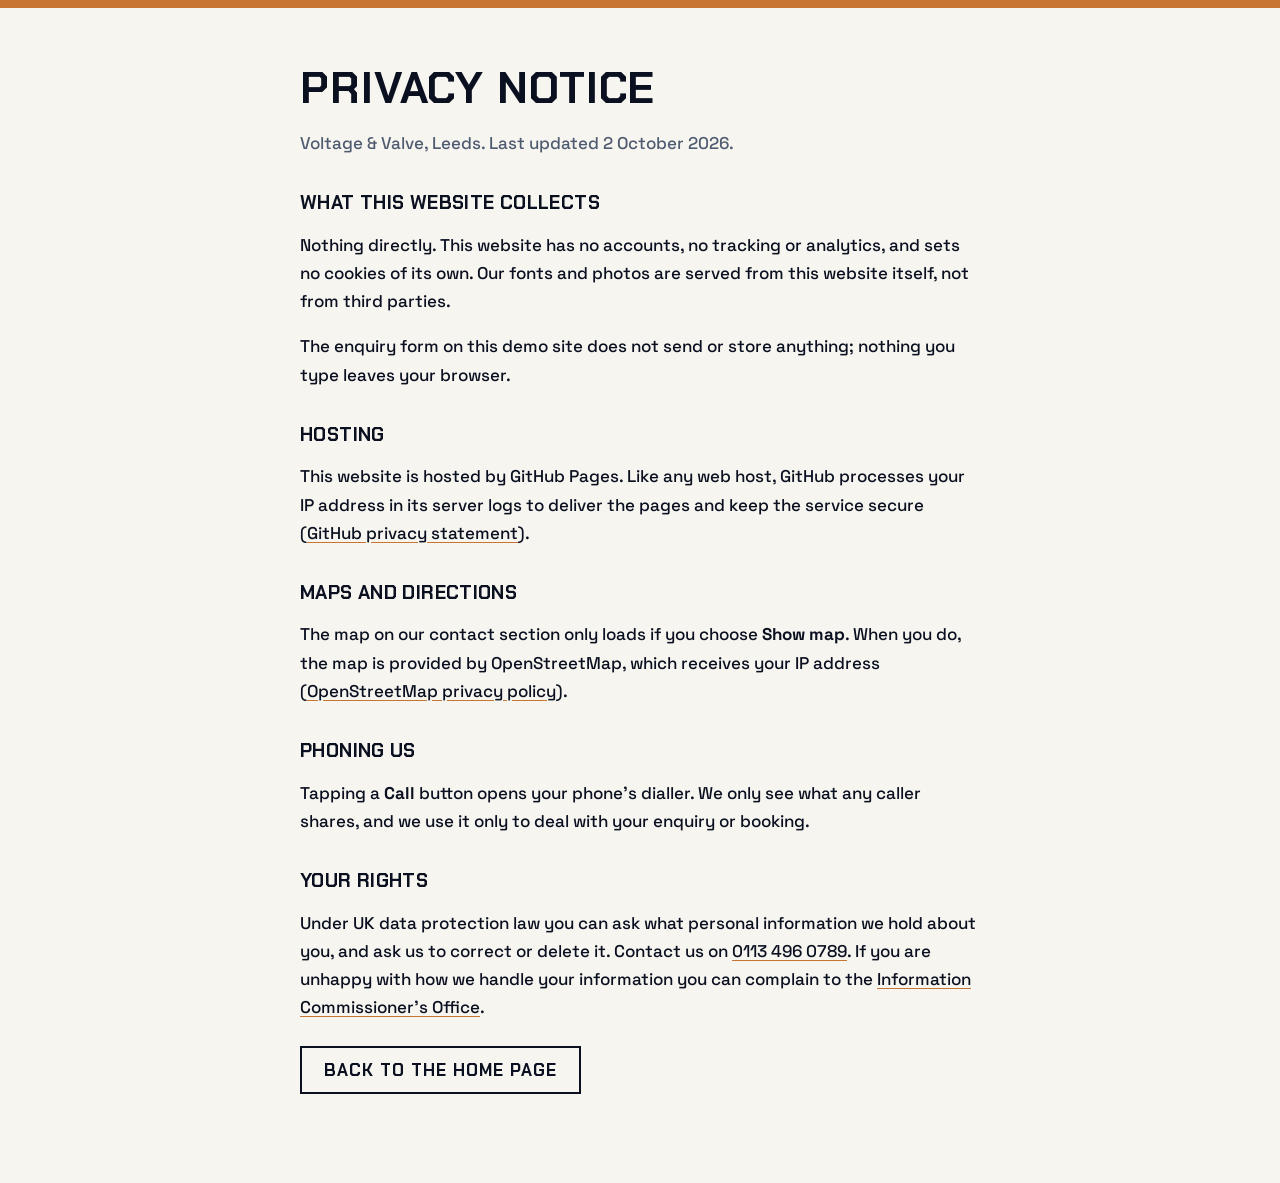
<file: privacy.html>
<!DOCTYPE html>
<html lang="en-GB">
<head>
<meta charset="UTF-8" />
<meta name="viewport" content="width=device-width, initial-scale=1.0" />
<meta http-equiv="Content-Security-Policy" content="default-src 'self'; script-src 'self' 'sha256-gAIMlo4uHwea7LDSu/hGhLXHg8Iu/WQoVQvXGVLwabA='; style-src 'self' 'sha256-7j5wMM8d0NRldyCWhuuTIb67Ls6NhuXZKWmpLpuJN+Q='; img-src 'self' data:; font-src 'self'; frame-src 'none'; connect-src 'self'; form-action 'self'; base-uri 'self'; object-src 'none'; upgrade-insecure-requests" />
<meta name="referrer" content="strict-origin-when-cross-origin" />
<script>if (window.top !== window.self) { try { window.top.location.replace(window.self.location.href); } catch (e) { document.documentElement.hidden = true; } }</script>
<title>Privacy notice | Voltage & Valve</title>

<link rel="icon" href="assets/favicon.svg" type="image/svg+xml" />
<meta name="theme-color" content="#0A1020" />
<link rel="stylesheet" href="fonts/fonts.css" />
<style>
  :root{--accent:#C87533; --navy:#0A1020; --ink:#0A1020; --muted:#4F5B70; --paper:#F7F5F0;}
  *{box-sizing:border-box;}
  body{margin:0; background:var(--paper); color:var(--ink); font:400 17px/1.65 'Space Grotesk',ui-sans-serif,system-ui,sans-serif; border-top:8px solid var(--accent);}
  main{max-width:720px; margin:0 auto; padding:56px 20px 72px;}
  h1,h2{font-family:'Chakra Petch',ui-sans-serif,system-ui,sans-serif; font-weight:700; text-transform:uppercase; line-height:1.1; letter-spacing:.02em;}
  h1{font-size:clamp(30px,6vw,44px); margin:0 0 12px;}
  h2{font-size:19px; margin:36px 0 8px; color:var(--navy);}
  .lede{color:var(--muted); margin-bottom:28px;}
  a{color:var(--navy); text-decoration:underline; text-decoration-color:var(--accent); text-underline-offset:3px;}
  a:hover{text-decoration-color:var(--navy);}
  a:focus-visible{outline:3px solid var(--accent); outline-offset:3px;}
  .btn{display:inline-flex; align-items:center; min-height:48px; padding:0 22px; margin:8px 10px 0 0; border:2px solid var(--navy); font-family:'Chakra Petch',ui-sans-serif,system-ui,sans-serif; font-weight:700; text-transform:uppercase; letter-spacing:.06em; text-decoration:none;}
  .btn--solid{background:var(--navy); color:var(--paper);}
</style>
</head>
<body>
<main>
<!-- PLACEHOLDER: business owner to review this notice before publishing -->
<h1>Privacy notice</h1>
<p class="lede">Voltage &amp; Valve, Leeds. Last updated 2 October 2026.</p>
<h2>What this website collects</h2>
<p>Nothing directly. This website has no accounts, no tracking or analytics, and sets no cookies of its own. Our fonts and photos are served from this website itself, not from third parties.</p>
<p>The enquiry form on this demo site does not send or store anything; nothing you type leaves your browser.</p>
<h2>Hosting</h2>
<p>This website is hosted by GitHub Pages. Like any web host, GitHub processes your IP address in its server logs to deliver the pages and keep the service secure (<a href="https://docs.github.com/en/site-policy/privacy-policies/github-general-privacy-statement">GitHub privacy statement</a>).</p>
<h2>Maps and directions</h2>
<p>The map on our contact section only loads if you choose <strong>Show map</strong>. When you do, the map is provided by OpenStreetMap, which receives your IP address (<a href="https://osmfoundation.org/wiki/Privacy_Policy">OpenStreetMap privacy policy</a>).</p>
<h2>Phoning us</h2>
<p>Tapping a <strong>Call</strong> button opens your phone's dialler. We only see what any caller shares, and we use it only to deal with your enquiry or booking.</p>
<h2>Your rights</h2>
<p>Under UK data protection law you can ask what personal information we hold about you, and ask us to correct or delete it. Contact us on <a href="tel:+441134960789">0113 496 0789</a>. If you are unhappy with how we handle your information you can complain to the <a href="https://ico.org.uk/make-a-complaint/">Information Commissioner's Office</a>.</p>
<!-- /PLACEHOLDER -->
<p><a class="btn" href="./">Back to the home page</a></p>
</main>
</body>
</html>
</file>
<file: fonts/fonts.css>
/* Self-hosted Google Fonts (latin subset), downloaded 2026-10-02. */
@font-face {
  font-family: 'Inter';
  font-style: normal;
  font-weight: 400;
  font-display: swap;
  src: url(UcC73FwrK3iLTeHuS_nVMrMxCp50SjIa1ZL7.woff2) format('woff2');
  unicode-range: U+0000-00FF, U+0131, U+0152-0153, U+02BB-02BC, U+02C6, U+02DA, U+02DC, U+0304, U+0308, U+0329, U+2000-206F, U+20AC, U+2122, U+2191, U+2193, U+2212, U+2215, U+FEFF, U+FFFD;
}
@font-face {
  font-family: 'Inter';
  font-style: normal;
  font-weight: 500;
  font-display: swap;
  src: url(UcC73FwrK3iLTeHuS_nVMrMxCp50SjIa1ZL7.woff2) format('woff2');
  unicode-range: U+0000-00FF, U+0131, U+0152-0153, U+02BB-02BC, U+02C6, U+02DA, U+02DC, U+0304, U+0308, U+0329, U+2000-206F, U+20AC, U+2122, U+2191, U+2193, U+2212, U+2215, U+FEFF, U+FFFD;
}
@font-face {
  font-family: 'Inter';
  font-style: normal;
  font-weight: 600;
  font-display: swap;
  src: url(UcC73FwrK3iLTeHuS_nVMrMxCp50SjIa1ZL7.woff2) format('woff2');
  unicode-range: U+0000-00FF, U+0131, U+0152-0153, U+02BB-02BC, U+02C6, U+02DA, U+02DC, U+0304, U+0308, U+0329, U+2000-206F, U+20AC, U+2122, U+2191, U+2193, U+2212, U+2215, U+FEFF, U+FFFD;
}
@font-face {
  font-family: 'Inter';
  font-style: normal;
  font-weight: 700;
  font-display: swap;
  src: url(UcC73FwrK3iLTeHuS_nVMrMxCp50SjIa1ZL7.woff2) format('woff2');
  unicode-range: U+0000-00FF, U+0131, U+0152-0153, U+02BB-02BC, U+02C6, U+02DA, U+02DC, U+0304, U+0308, U+0329, U+2000-206F, U+20AC, U+2122, U+2191, U+2193, U+2212, U+2215, U+FEFF, U+FFFD;
}
@font-face {
  font-family: 'Space Grotesk';
  font-style: normal;
  font-weight: 500;
  font-display: swap;
  src: url(V8mDoQDjQSkFtoMM3T6r8E7mPbF4Cw.woff2) format('woff2');
  unicode-range: U+0000-00FF, U+0131, U+0152-0153, U+02BB-02BC, U+02C6, U+02DA, U+02DC, U+0304, U+0308, U+0329, U+2000-206F, U+20AC, U+2122, U+2191, U+2193, U+2212, U+2215, U+FEFF, U+FFFD;
}
@font-face {
  font-family: 'Space Grotesk';
  font-style: normal;
  font-weight: 600;
  font-display: swap;
  src: url(V8mDoQDjQSkFtoMM3T6r8E7mPbF4Cw.woff2) format('woff2');
  unicode-range: U+0000-00FF, U+0131, U+0152-0153, U+02BB-02BC, U+02C6, U+02DA, U+02DC, U+0304, U+0308, U+0329, U+2000-206F, U+20AC, U+2122, U+2191, U+2193, U+2212, U+2215, U+FEFF, U+FFFD;
}
@font-face {
  font-family: 'Space Grotesk';
  font-style: normal;
  font-weight: 700;
  font-display: swap;
  src: url(V8mDoQDjQSkFtoMM3T6r8E7mPbF4Cw.woff2) format('woff2');
  unicode-range: U+0000-00FF, U+0131, U+0152-0153, U+02BB-02BC, U+02C6, U+02DA, U+02DC, U+0304, U+0308, U+0329, U+2000-206F, U+20AC, U+2122, U+2191, U+2193, U+2212, U+2215, U+FEFF, U+FFFD;
}

/* Added 2026-11-03 for the redesign (OFL, self-hosted, latin). */
@font-face {
  font-family: 'Chakra Petch';
  font-style: normal;
  font-weight: 500;
  font-display: swap;
  src: url(chakrapetch-cIflMapbsEk7TDLdtEz1BwkebIl1R5_F.woff2) format('woff2');
  unicode-range: U+0000-00FF, U+0131, U+0152-0153, U+02BB-02BC, U+02C6, U+02DA, U+02DC, U+0304, U+0308, U+0329, U+2000-206F, U+20AC, U+2122, U+2191, U+2193, U+2212, U+2215, U+FEFF, U+FFFD;
}
@font-face {
  font-family: 'Chakra Petch';
  font-style: normal;
  font-weight: 700;
  font-display: swap;
  src: url(chakrapetch-cIflMapbsEk7TDLdtEz1BwkeJI91R5_F.woff2) format('woff2');
  unicode-range: U+0000-00FF, U+0131, U+0152-0153, U+02BB-02BC, U+02C6, U+02DA, U+02DC, U+0304, U+0308, U+0329, U+2000-206F, U+20AC, U+2122, U+2191, U+2193, U+2212, U+2215, U+FEFF, U+FFFD;
}
</file>
<file: css/style.css>
/* =========================================================
   Voltage & Valve — style: "Circuit technical" (HUD/technical)
   Navy field, copper detail, one CTA colour (amber), cyan for
   plumbing only. Display: Chakra Petch. Text: Space Grotesk.
   ========================================================= */

/* ---------- 1. Tokens ---------- */
:root{
  --navy:#0A1020;
  --navy-2:#0B1322;
  --panel:#101A2E;
  --panel-2:#0D1728;
  --line:#23324C;
  --line-soft:#182238;
  --ink:#E8EEF8;
  --muted:#9BAAC4;
  --faint:#8494B0;
  --copper:#C87533;
  --copper-hi:#E0924C;
  --amber:#FFB020;
  --cyan:#3FD0FF;
  --cyan-deep:#1B8FB8;

  --display:'Chakra Petch',ui-sans-serif,system-ui,sans-serif;
  --text:'Space Grotesk',ui-sans-serif,system-ui,sans-serif;

  --radius:16px;
  --radius-sm:10px;
  --header-h:72px;
  --pad:clamp(18px,3.2vw,52px);
  --sec:clamp(56px,8vw,112px);
  --ease:cubic-bezier(.2,.8,.2,1);
  --grid-c:rgba(120,150,200,.055);
}

/* ---------- 2. Reset ---------- */
*,*::before,*::after{box-sizing:border-box;}
html{-webkit-text-size-adjust:100%; scroll-behavior:smooth;}
@media (prefers-reduced-motion:reduce){
  html{scroll-behavior:auto;}
  *,*::before,*::after{animation:none !important; transition:none !important;}
}
body{
  margin:0;
  background:
    radial-gradient(120% 70% at 50% -12%, #101C35 0%, rgba(16,28,53,0) 58%),
    var(--navy);
  color:var(--ink);
  font-family:var(--text);
  font-size:17px;
  font-weight:500;
  line-height:1.6;
  -webkit-font-smoothing:antialiased;
  overflow-x:clip;
}
img,svg{display:block; max-width:100%;}
a{color:inherit;}
ul,ol{margin:0; padding:0; list-style:none;}
p{margin:0 0 1em; color:var(--muted);}
button{font:inherit; color:inherit;}
::selection{background:var(--copper); color:#0A1020;}

/* ---------- 3. Utilities ---------- */
.wrap{width:100%; max-width:1240px; margin:0 auto; padding:0 var(--pad);}
.wrap--narrow{max-width:820px;}
#main{scroll-margin-top:var(--header-h);}
.sr-only{position:absolute; width:1px; height:1px; margin:-1px; padding:0; overflow:hidden; clip:rect(0 0 0 0); white-space:nowrap; border:0;}
.skip{
  position:absolute; left:12px; top:-80px; z-index:200;
  background:var(--amber); color:#141008; font-family:var(--display); font-weight:700;
  padding:12px 20px; border-radius:8px; text-decoration:none;
}
.skip:focus{top:12px;}
:focus-visible{outline:3px solid var(--amber); outline-offset:3px; border-radius:4px;}
[tabindex="-1"]:focus{outline:none;}

.ico{width:1.15em; height:1.15em; flex:none; fill:none; stroke:currentColor; stroke-width:2; stroke-linecap:round; stroke-linejoin:round;}

/* ---------- 4. Type ---------- */
h1,h2,h3{
  font-family:var(--display);
  font-weight:700;
  text-transform:uppercase;
  line-height:1;
  letter-spacing:.005em;
  margin:0;
  color:var(--ink);
}
h2{font-size:clamp(1.6rem,3.1vw,2.6rem); line-height:.98;}
h3{font-size:clamp(1.05rem,1.5vw,1.25rem); letter-spacing:.02em;}
.sec__sub{max-width:60ch; margin:14px 0 0;}

/* ---------- 5. Buttons and links ---------- */
.btn{
  display:inline-flex; align-items:center; justify-content:center; gap:.55em;
  min-height:48px; padding:12px 22px;
  border:1px solid transparent; border-radius:var(--radius-sm);
  font-family:var(--display); font-weight:700; font-size:.92rem;
  text-transform:uppercase; letter-spacing:.06em; text-decoration:none;
  cursor:pointer; transition:transform 120ms var(--ease), box-shadow 160ms var(--ease), background-color 160ms var(--ease), border-color 160ms var(--ease);
}
.btn:active{transform:translateY(1px) scale(.995);}
.btn--lg{min-height:56px; padding:14px 26px; font-size:1rem;}
/* amber: the only CTA colour */
.btn--cta{
  background:var(--amber); color:#151006; border-color:var(--amber);
  box-shadow:0 10px 26px -14px rgba(255,176,32,.9);
}
@media (hover:hover) and (pointer:fine){
  .btn--cta:hover{background:#FFC149; border-color:#FFC149; transform:translateY(-2px); box-shadow:0 14px 30px -14px rgba(255,176,32,.95);}
}
.btn--ghost{background:transparent; color:var(--ink); border-color:var(--line);}
@media (hover:hover) and (pointer:fine){
  .btn--ghost:hover{border-color:var(--copper); color:#fff;}
}
.btn .ico{stroke-width:2.1;}

.tlink{
  display:inline-flex; align-items:center; gap:.4em; min-height:44px;
  font-weight:600; text-decoration:underline; text-decoration-thickness:1px;
  text-underline-offset:5px; text-decoration-color:var(--copper);
}
.tlink:hover{text-decoration-color:var(--amber);}
.tlink .ico{width:1em; height:1em;}

/* small technical chip */
.chip{
  display:inline-flex; align-items:center; gap:.45em;
  font-family:var(--display); font-size:.7rem; font-weight:700;
  letter-spacing:.14em; text-transform:uppercase;
  color:var(--copper); border:1px solid rgba(200,117,51,.45);
  border-radius:999px; padding:4px 10px; background:rgba(200,117,51,.08);
}
.dot{width:7px; height:7px; border-radius:50%; background:var(--copper); flex:none;}
.dot--pulse{animation:blip 2.4s ease-out infinite;}
@keyframes blip{
  0%,100%{box-shadow:0 0 0 0 rgba(200,117,51,.5);}
  55%{box-shadow:0 0 0 7px rgba(200,117,51,0);}
}

/* ---------- 6. Top bar ---------- */
.topbar{
  background:linear-gradient(90deg,#0E1930,#0C1424);
  border-bottom:1px solid var(--line-soft);
  font-size:.8rem;
}
.topbar__in{display:flex; align-items:center; justify-content:space-between; gap:8px 18px; flex-wrap:wrap; min-height:42px;}
.topbar__status{margin:0; display:flex; align-items:center; gap:.6em; color:var(--muted); font-family:var(--display); text-transform:uppercase; letter-spacing:.1em; font-size:.72rem;}
.topbar__tel{
  color:var(--ink); font-family:var(--display); font-weight:700; letter-spacing:.08em;
  text-decoration:none; display:inline-flex; align-items:center; gap:.5em; min-height:42px;
}
.topbar__tel .ico{color:var(--copper);}
.topbar__tel:hover{color:var(--amber);}

/* ---------- 7. Header ---------- */
.site{
  position:sticky; top:0; z-index:60;
  background:rgba(10,16,32,.95);
  border-bottom:1px solid var(--line-soft);
  transition:border-color 200ms var(--ease), box-shadow 200ms var(--ease);
}
.site.is-stuck{border-bottom-color:var(--line); box-shadow:0 14px 30px -24px #000;}
.site__in{display:flex; align-items:center; gap:18px; min-height:var(--header-h);}

.brand{display:inline-flex; align-items:center; gap:10px; text-decoration:none; margin-right:auto; min-height:44px;}
.brand__mark{width:34px; height:34px; color:var(--copper); flex:none;}
.brand__name{font-family:var(--display); font-weight:700; font-size:1.22rem; letter-spacing:.01em; text-transform:uppercase; color:var(--ink);}
.brand__amp{color:var(--copper); padding:0 1px;}
.brand__sub{
  font-family:var(--display); font-size:.62rem; font-weight:700; letter-spacing:.2em;
  text-transform:uppercase; color:var(--faint); border-left:1px solid var(--line);
  padding-left:10px; margin-left:2px;
}

.nav ul{display:flex; align-items:center; gap:clamp(14px,1.9vw,26px);}
.nav a{
  position:relative; display:inline-flex; align-items:center; min-height:44px;
  font-family:var(--display); font-size:.78rem; font-weight:700; letter-spacing:.12em;
  text-transform:uppercase; text-decoration:none; color:var(--muted);
}
.nav a::after{
  content:""; position:absolute; left:0; right:0; bottom:11px; height:2px;
  background:var(--copper); transform:scaleX(0); transform-origin:left;
  transition:transform 180ms var(--ease);
}
.nav a:hover{color:var(--ink);}
.nav a:hover::after{transform:scaleX(1);}
.site__cta{min-height:44px; padding:9px 18px; font-size:.8rem;}
body.nav-open{overflow:hidden;}

.burger{
  display:none; flex-direction:column; align-items:center; justify-content:center; gap:5px;
  width:48px; height:48px; background:var(--panel); border:1px solid var(--line);
  border-radius:10px; cursor:pointer;
}
.burger span{width:20px; height:2px; background:var(--ink); border-radius:2px; transition:transform 200ms var(--ease), opacity 160ms;}
.burger[aria-expanded="true"] span:nth-child(1){transform:translateY(7px) rotate(45deg);}
.burger[aria-expanded="true"] span:nth-child(2){opacity:0;}
.burger[aria-expanded="true"] span:nth-child(3){transform:translateY(-7px) rotate(-45deg);}

/* ---------- 8. Hero ---------- */
.hero{position:relative; isolation:isolate; padding:clamp(30px,4.6vw,64px) 0 clamp(44px,5.4vw,76px); overflow:hidden;}
.hero::before{
  content:""; position:absolute; inset:0; z-index:-2; pointer-events:none;
  background-image:
    linear-gradient(to right,var(--grid-c) 1px,transparent 1px),
    linear-gradient(to bottom,var(--grid-c) 1px,transparent 1px);
  background-size:56px 56px;
  -webkit-mask-image:radial-gradient(ellipse 90% 80% at 60% 30%,#000 10%,transparent 85%);
  mask-image:radial-gradient(ellipse 90% 80% at 60% 30%,#000 10%,transparent 85%);
}
.hero::after{
  content:""; position:absolute; z-index:-2; pointer-events:none;
  width:min(760px,80vw); aspect-ratio:1; right:-8%; top:-22%;
  background:radial-gradient(circle,rgba(255,176,32,.10),transparent 62%);
}
.hero__grid{
  display:grid; grid-template-columns:minmax(0,1.02fr) minmax(0,.98fr);
  gap:clamp(26px,4vw,60px); align-items:center;
}
.hero__title{
  font-size:clamp(2rem,4.2vw,3.9rem);
  line-height:.94; letter-spacing:-.005em;
  margin:0 0 clamp(16px,2vw,24px);
}
.hero__title .ln{display:block;}
.hero__title .amp{color:var(--copper);}
.hero__lede{max-width:52ch; font-size:clamp(1rem,1.15vw,1.1rem); margin-bottom:0;}
.hero__actions{display:flex; flex-wrap:wrap; align-items:center; gap:10px 26px; margin-top:clamp(22px,2.6vw,32px);}
.hero__trust{display:flex; flex-wrap:wrap; gap:8px 20px; margin-top:clamp(20px,2.6vw,30px); font-size:.86rem; color:var(--faint);}
.hero__trust li{display:flex; align-items:center; gap:.45em;}
.hero__trust .ico{width:.95em; height:.95em; color:var(--copper);}
.hero__trust li:nth-child(1) .ico{color:var(--amber);}
.hero__trust li:nth-child(2) .ico{color:var(--cyan);}

/* the hero idea: price card with circuit + pipe feeding into it */
.hero__panel{position:relative; width:100%; max-width:520px; margin-left:auto;}
.trace{
  position:absolute; z-index:0; pointer-events:none; max-width:none;
  left:-72px; top:-76px; width:calc(100% + 144px); aspect-ratio:1/1;
  overflow:visible;
}
.trace path{fill:none; stroke-width:2; stroke-linecap:round; stroke-linejoin:round; vector-effect:non-scaling-stroke;}
.trace .wire{opacity:.42;}
.trace .flow{stroke-dasharray:2 13; animation:flow 2.8s linear infinite;}
.trace .flow--2{animation-duration:3.6s;}
.trace .pipe path{stroke-width:3;}
.trace path.node{stroke:none;}
.trace path.node--e{fill:var(--amber);}
.trace path.node--p{fill:var(--cyan);}
/* pulses travel along the wires (offset-path), killed by reduced motion */
.trace .pulse{stroke:none; offset-rotate:0deg; opacity:0; animation:travel 2.8s linear infinite;}
.trace .pulse--a{fill:var(--amber); offset-path:path("M44 150H110"); filter:drop-shadow(0 0 5px var(--amber));}
.trace .pulse--b{fill:var(--amber); offset-path:path("M300 0v44l36 36v60"); animation-duration:3.4s; animation-delay:.9s; filter:drop-shadow(0 0 5px var(--amber));}
.trace .pulse--p{fill:var(--cyan); offset-path:path("M676 450v-150h-116"); animation-duration:3.8s; animation-delay:.4s; filter:drop-shadow(0 0 6px var(--cyan));}
.trace .pulse--ma{fill:var(--amber); offset-path:path("M0 18h190l30 30h58"); animation-duration:3.2s; filter:drop-shadow(0 0 5px var(--amber));}
.trace .pulse--mp{fill:var(--cyan); offset-path:path("M600 18H410l-30 30h-58"); animation-duration:3.2s; animation-delay:.6s; filter:drop-shadow(0 0 5px var(--cyan));}
@keyframes travel{0%{offset-distance:0%; opacity:0;} 12%{opacity:1;} 88%{opacity:1;} 100%{offset-distance:100%; opacity:0;}}
@media (prefers-reduced-motion:reduce){.trace .pulse{display:none;}}
.trace--mini{display:none;}
@keyframes flow{to{stroke-dashoffset:-30;}}

.price{
  position:relative; z-index:1;
  background:linear-gradient(165deg,#131F36 0%,#0D1626 100%);
  border:1px solid #2B3D5B;
  border-radius:var(--radius);
  padding:clamp(18px,2vw,26px);
  box-shadow:0 34px 70px -40px #000, 0 0 0 1px rgba(200,117,51,.06) inset;
  transition:border-color 260ms var(--ease), box-shadow 260ms var(--ease);
}
@media (hover:hover) and (pointer:fine){
  .price:hover{
    border-color:#3A4E70;
    box-shadow:0 38px 80px -40px #000, 0 0 0 1px rgba(200,117,51,.16) inset, 0 0 44px -10px rgba(255,176,32,.35);
  }
  .price:hover .price__val{color:#FFC149;}
}
/* mouse-only effect: spotlight + slight tilt following the pointer (set in JS) */
@media (hover:hover) and (pointer:fine) and (prefers-reduced-motion:no-preference){
  .hero__panel{perspective:1000px;}
  .price.is-tilt{
    transform:rotateX(var(--rx,0deg)) rotateY(var(--ry,0deg));
    background:
      radial-gradient(280px circle at var(--mx,50%) var(--my,0%), rgba(255,176,32,.11), transparent 70%),
      linear-gradient(165deg,#131F36 0%,#0D1626 100%);
    transition:border-color 260ms var(--ease), box-shadow 260ms var(--ease), transform 120ms linear;
  }
  .trade{position:relative;}
  .trade::after{
    content:""; position:absolute; inset:0; pointer-events:none; opacity:0; transition:opacity 220ms var(--ease);
    background:radial-gradient(320px circle at var(--mx,50%) var(--my,50%), rgba(200,117,51,.10), transparent 70%);
  }
  .trade.is-lit::after{opacity:1;}
}
.price::before,.price::after{content:""; position:absolute; width:22px; height:22px; border-color:var(--amber); border-style:solid; pointer-events:none;}
.price::before{left:-1px; top:-1px; border-width:2px 0 0 2px; border-top-left-radius:var(--radius);}
.price::after{right:-1px; bottom:-1px; border-width:0 2px 2px 0; border-bottom-right-radius:var(--radius);}
.price__head{display:flex; flex-wrap:wrap; align-items:flex-start; justify-content:space-between; gap:8px 14px; padding-bottom:14px; border-bottom:1px solid var(--line);}
.price__label{
  margin:0 0 4px; font-family:var(--display); font-size:.68rem; font-weight:700;
  letter-spacing:.2em; text-transform:uppercase; color:var(--copper);
}
.price__title{font-size:clamp(1.35rem,2vw,1.7rem); line-height:1; margin:0;}
.price__tag{margin:0; display:inline-flex; align-items:center; gap:.45em; font-size:.72rem; font-family:var(--display); text-transform:uppercase; letter-spacing:.1em; color:var(--faint);}
.price__rows{margin:0;}
.price__rows li{display:flex; align-items:baseline; gap:10px; padding:11px 0; border-bottom:1px dashed rgba(120,150,200,.16);}
.price__rows li:last-child{border-bottom:0;}
.price__name{font-size:.95rem; color:var(--ink); font-weight:500;}
.price__lead{flex:1; min-width:14px; border-bottom:1px dotted rgba(120,150,200,.4); transform:translateY(-4px);}
.price__val{
  font-family:var(--display); font-weight:700; font-size:1.02rem;
  color:var(--copper-hi); white-space:nowrap;
  transition:color 200ms var(--ease);
}
.price__note{margin:12px 0 0; font-size:.84rem; color:var(--faint); display:flex; gap:.5em;}
.price__note .ico{color:var(--copper); margin-top:.15em;}

/* ---------- 9. Ticker ---------- */
.ticker{
  position:relative; display:flex; overflow:hidden;
  background:var(--panel-2); border-block:1px solid var(--line);
  padding:11px 0;
}
.ticker__track{display:flex; flex:none; align-items:center; animation:tick 46s linear infinite;}
.ticker__track li{
  display:flex; align-items:center; white-space:nowrap;
  font-family:var(--display); font-size:.78rem; font-weight:700;
  letter-spacing:.18em; text-transform:uppercase; color:var(--faint);
  padding-left:26px;
}
.ticker__track li::after{content:""; width:5px; height:5px; margin-left:26px; background:var(--copper); transform:rotate(45deg); flex:none;}
.ticker:hover .ticker__track{animation-play-state:paused;}
@keyframes tick{to{transform:translateX(-100%);}}

/* ---------- 10. Sections + title blocks ---------- */
.sec{position:relative; padding:var(--sec) 0; border-top:1px solid var(--line-soft); scroll-margin-top:calc(var(--header-h) + 14px);}
.sec--alt{background:linear-gradient(180deg,#0C1526 0%,var(--navy) 100%);}
.sec__head{
  display:grid; grid-template-columns:minmax(0,1fr) auto; align-items:end;
  gap:10px 32px; padding-bottom:16px; margin-bottom:clamp(28px,4vw,48px);
  border-bottom:1px solid var(--line);
}
.sec__meta{
  margin:0; display:flex; align-items:center; gap:10px;
  font-family:var(--display); font-size:.7rem; font-weight:700;
  letter-spacing:.2em; text-transform:uppercase; color:var(--faint); white-space:nowrap;
}
.sec__meta b{color:var(--copper); font-weight:700;}
.sec__meta .bar{width:26px; height:1px; background:var(--line);}
.sec__sub{grid-column:1/-1; margin:0; max-width:62ch;}

/* ---------- 11. Two trades: split circuit / pipe schematic ---------- */
.trades{
  position:relative; border:1px solid var(--line); border-radius:var(--radius);
  background:linear-gradient(180deg,rgba(16,26,46,.85),rgba(11,19,34,.85));
  overflow:hidden;
}
.trades__band{position:relative; height:clamp(76px,9vw,112px); border-bottom:1px solid var(--line);}
.trades__band svg{position:absolute; inset:0; width:100%; height:100%;}
.trades__band path{fill:none; stroke-width:2; stroke-linecap:round; stroke-linejoin:round; vector-effect:non-scaling-stroke;}
.trades__band .flow{stroke-dasharray:2 13; animation:flow 3.2s linear infinite;}
.trades__band .flow--p{animation-duration:3.9s; animation-direction:reverse;}
.trades__cols{display:grid; grid-template-columns:minmax(0,1fr) minmax(0,1fr);}
.trade{padding:clamp(22px,3vw,36px);}
.trade + .trade{border-left:1px solid var(--line);}
.trade__top{display:flex; align-items:center; gap:12px; margin-bottom:14px;}
.trade__icon{
  width:44px; height:44px; flex:none; display:grid; place-items:center;
  border-radius:12px; border:1px solid currentColor;
}
.trade__icon .ico{width:22px; height:22px;}
.trade--e .trade__icon{color:var(--amber); background:rgba(255,176,32,.08);}
.trade--p .trade__icon{color:var(--cyan); background:rgba(63,208,255,.08);}
.trade__kicker{font-family:var(--display); font-size:.68rem; font-weight:700; letter-spacing:.2em; text-transform:uppercase; margin:0; color:var(--faint);}
.trade h3{font-size:clamp(1.3rem,2.1vw,1.75rem); line-height:1.02; margin:0;}
.trade p{font-size:.96rem; max-width:46ch;}
.trade__list{margin:18px 0 20px; display:grid; gap:10px;}
.trade__list li{position:relative; padding-left:24px; font-size:.94rem; color:var(--muted);}
.trade__list li::before{
  content:""; position:absolute; left:0; top:.58em; width:9px; height:9px;
  border-radius:50%; border:2px solid currentColor; background:transparent;
}
.trade--e .trade__list li::before{color:var(--amber);}
.trade--p .trade__list li::before{color:var(--cyan);}
.trade__link{font-family:var(--display); font-size:.82rem; font-weight:700; letter-spacing:.08em; text-transform:uppercase; text-decoration:none; display:inline-flex; align-items:center; gap:.5em; min-height:44px;}
.trade--e .trade__link{color:var(--amber);}
.trade--p .trade__link{color:var(--cyan);}
.trade__link:hover{text-decoration:underline; text-underline-offset:5px;}

.maint{
  display:grid; grid-template-columns:minmax(0,.9fr) minmax(0,1.6fr) auto;
  gap:16px 28px; align-items:center;
  padding:clamp(20px,2.6vw,28px) clamp(22px,3vw,36px);
  border-top:1px solid var(--line); background:rgba(200,117,51,.055);
}
.maint h3{font-size:1.1rem; margin:0 0 6px;}
.maint p{margin:0; font-size:.92rem; max-width:46ch;}
.maint__list{display:flex; flex-wrap:wrap; gap:6px 20px; margin:0; font-size:.88rem; color:var(--muted);}
.maint__list li{display:flex; align-items:center; gap:.5em;}
.maint__list li::before{content:""; width:5px; height:5px; background:var(--copper); transform:rotate(45deg); flex:none;}

/* ---------- 12. Why us: job sheet ---------- */
.quote{
  position:relative; margin:0 0 clamp(26px,3.4vw,40px);
  padding:clamp(22px,3vw,34px) clamp(22px,3vw,38px);
  border:1px solid var(--line); border-left:3px solid var(--copper);
  border-radius:0 var(--radius) var(--radius) 0;
  background:linear-gradient(100deg,rgba(200,117,51,.09),rgba(16,26,46,.4) 55%);
}
.quote p{
  font-family:var(--display); font-weight:500; text-transform:none;
  font-size:clamp(1.1rem,1.9vw,1.45rem); line-height:1.35; color:var(--ink);
  margin:0 0 12px; max-width:52ch;
}
.quote footer{font-size:.86rem; color:var(--faint); font-family:var(--display); letter-spacing:.06em; text-transform:uppercase;}

.feats{display:grid; grid-template-columns:repeat(2,minmax(0,1fr)); gap:0 clamp(28px,4vw,56px); border-top:1px solid var(--line);}
.feat{display:grid; grid-template-columns:auto minmax(0,1fr); gap:4px 18px; padding:22px 0; border-bottom:1px solid var(--line-soft);}
.feat__n{
  font-family:var(--display); font-weight:700; font-size:.8rem; letter-spacing:.1em;
  color:var(--copper); padding-top:3px;
}
.feat h3{margin:0 0 6px; font-size:1.05rem;}
.feat p{margin:0; font-size:.93rem;}

/* readout strip (stats) */
.readout{
  display:grid; grid-template-columns:repeat(4,minmax(0,1fr));
  margin-top:clamp(26px,3.4vw,42px); border:1px solid var(--line); border-radius:var(--radius);
  background:rgba(13,23,40,.7); overflow:hidden;
}
.readout div{padding:18px clamp(14px,2vw,22px); border-left:1px solid var(--line-soft);}
.readout div:first-child{border-left:0;}
.readout__val{font-family:var(--display); font-weight:700; font-size:clamp(1.5rem,2.6vw,2.1rem); line-height:1; color:var(--ink); display:block;}
.readout__val small{font-size:.55em; color:var(--copper); letter-spacing:.02em;}
.readout p{margin:8px 0 0; font-size:.78rem; font-family:var(--display); text-transform:uppercase; letter-spacing:.1em; color:var(--faint);}

/* ---------- 13. Certifications: stamps ---------- */
.stamps{display:grid; grid-template-columns:repeat(4,minmax(0,1fr)); gap:clamp(16px,2.4vw,30px); align-items:start;}
/* the stamp-in start scale (1.45) must not widen the page on narrow screens */
.sec:has(.stamps){overflow-x:clip;}
.stamp{
  position:relative; aspect-ratio:1; display:grid; place-items:center; text-align:center;
  max-width:220px; width:100%; justify-self:center;
  border-radius:50%; border:2px solid var(--copper);
  color:var(--copper);
  transform:rotate(var(--r,-6deg));
  transition:transform 420ms var(--ease), opacity 300ms var(--ease);
}
.stamp::before{
  content:""; position:absolute; inset:7px; border-radius:50%;
  border:1px dashed rgba(200,117,51,.55);
}
.stamp::after{
  content:""; position:absolute; inset:14px; border-radius:50%;
  background:radial-gradient(circle,rgba(200,117,51,.12),transparent 70%);
}
.stamp__in{position:relative; padding:0 12px;}
.stamp strong{
  display:block; font-family:var(--display); font-weight:700; text-transform:uppercase;
  font-size:clamp(.92rem,1.5vw,1.2rem); line-height:1.05; letter-spacing:.03em; color:var(--copper-hi);
}
.stamp__in span{
  display:block; margin-top:6px; font-family:var(--display); font-size:.62rem; font-weight:700;
  letter-spacing:.16em; text-transform:uppercase; color:var(--faint);
}
.stamp:nth-child(1){--r:-7deg;}
.stamp:nth-child(2){--r:4deg;}
.stamp:nth-child(3){--r:-3deg;}
.stamp:nth-child(4){--r:6deg;}
.js .stamp{opacity:0; transform:rotate(var(--r)) scale(1.45);}
.js .stamps.in .stamp{opacity:1; transform:rotate(var(--r)) scale(1);}
.js .stamps.in .stamp:nth-child(2){transition-delay:90ms;}
.js .stamps.in .stamp:nth-child(3){transition-delay:180ms;}
.js .stamps.in .stamp:nth-child(4){transition-delay:270ms;}
@media (hover:hover) and (pointer:fine){
  .stamp:hover{transform:rotate(0deg) scale(1.04);}
}
.certs__note{margin:clamp(20px,2.6vw,28px) 0 0; font-size:.9rem; color:var(--faint); display:flex; align-items:flex-start; gap:.6em;}
.certs__note .ico{color:var(--copper); margin-top:.2em;}

/* ---------- 14. Landlords: checklist board ---------- */
.board{
  position:relative; border:1px solid var(--line); border-radius:var(--radius);
  background:linear-gradient(180deg,#121E33,#0D1728);
  padding:clamp(22px,3vw,34px);
  box-shadow:0 30px 60px -40px #000;
}
.board::before{
  content:""; position:absolute; left:50%; top:-1px; width:96px; height:16px;
  transform:translateX(-50%); background:var(--copper);
  border-radius:0 0 10px 10px;
}
.board__list{margin:6px 0 0; display:grid; gap:0;}
.board__list li{
  display:grid; grid-template-columns:auto minmax(0,1fr) auto; gap:14px 20px;
  padding:20px 0; border-bottom:1px dashed rgba(120,150,200,.18);
}
.board__list li:last-child{border-bottom:0; padding-bottom:0;}
.board__chk{
  width:22px; height:22px; margin-top:3px; border-radius:5px;
  border:2px solid var(--copper); color:var(--copper);
  display:grid; place-items:center; flex:none;
}
.board__chk .ico{width:13px; height:13px; stroke-width:3;}
.js .board__chk{opacity:.35; transform:scale(.6) rotate(-16deg); transition:opacity 260ms var(--ease), transform 260ms var(--ease);}
.js .board.in .board__chk{opacity:1; transform:none;}
.js .board.in .board__list li:nth-child(2) .board__chk{transition-delay:80ms;}
.js .board.in .board__list li:nth-child(3) .board__chk{transition-delay:160ms;}
@media (prefers-reduced-motion:reduce){
  .js .board__chk{opacity:1; transform:none;}
}
.board__body h3{font-size:1.05rem; margin:0 0 6px;}
.board__body p{margin:0; font-size:.93rem; max-width:62ch;}
.board__price{
  font-family:var(--display); font-weight:700; font-size:1rem; color:var(--copper-hi);
  white-space:nowrap; text-align:right; padding-top:2px;
}
.board__foot{display:flex; flex-wrap:wrap; align-items:center; gap:10px 24px; margin-top:clamp(22px,3vw,30px);}

/* ---------- 15. Process ---------- */
.proc{position:relative; display:grid; grid-template-columns:repeat(4,minmax(0,1fr)); gap:clamp(16px,2.4vw,32px); padding-top:38px;}
.proc::before{content:""; position:absolute; left:0; right:0; top:11px; height:2px; background:var(--line);}
.proc::after{
  content:""; position:absolute; left:0; right:0; top:11px; height:2px; transform-origin:left;
  background:linear-gradient(90deg,var(--copper),var(--amber));
}
@supports (animation-timeline:view()){
  .proc::after{transform:scaleX(0); animation:growX linear both; animation-timeline:view(); animation-range:entry 10% cover 40%;}
}
@keyframes growX{from{transform:scaleX(0);} to{transform:scaleX(1);}}
@media (prefers-reduced-motion:reduce){.proc::after{transform:none !important; animation:none !important;}}
.proc__step{position:relative;}
.proc__n{
  position:absolute; left:0; top:-38px; width:24px; height:24px; border-radius:50%;
  background:var(--navy); border:2px solid var(--copper); color:var(--copper-hi);
  font-family:var(--display); font-weight:700; font-size:.62rem;
  display:grid; place-items:center;
}
.proc__step h3{font-size:1rem; margin:0 0 8px;}
.proc__step p{margin:0; font-size:.92rem;}

/* ---------- 16. Projects: case files ---------- */
.cases{border-top:1px solid var(--line);}
.case{
  display:grid; grid-template-columns:auto minmax(0,1fr) 150px; gap:18px clamp(20px,3vw,40px);
  align-items:center; padding:clamp(22px,2.8vw,30px) 0;
  border-bottom:1px solid var(--line-soft);
  transition:background-color 200ms var(--ease);
}
.case__n{font-family:var(--display); font-weight:700; font-size:.8rem; letter-spacing:.14em; color:var(--copper); align-self:start; padding-top:4px;}
.case__tag{
  display:inline-flex; align-items:center; gap:.45em; margin:0 0 8px;
  font-family:var(--display); font-size:.66rem; font-weight:700; letter-spacing:.16em;
  text-transform:uppercase; color:var(--faint);
}
.case__tag::before{content:""; width:6px; height:6px; background:currentColor; transform:rotate(45deg);}
.case--e .case__tag{color:var(--amber);}
.case--p .case__tag{color:var(--cyan);}
.case--ev .case__tag{color:var(--copper-hi);}
.case h3{font-size:clamp(1.1rem,1.8vw,1.4rem); margin:0 0 4px;}
.case__loc{margin:0 0 8px; font-size:.82rem; color:var(--faint); font-family:var(--display); letter-spacing:.08em; text-transform:uppercase;}
.case p:last-child{margin:0; font-size:.94rem; max-width:60ch;}
.case__art{width:150px; height:96px; color:var(--line);}
.case--e .case__art{color:rgba(255,176,32,.5);}
.case--p .case__art{color:rgba(63,208,255,.5);}
.case--ev .case__art{color:rgba(200,117,51,.55);}
@media (hover:hover) and (pointer:fine){
  .case:hover{background:rgba(120,150,200,.035);}
  .case:hover .case__art{filter:brightness(1.5);}
}

/* ---------- 17. Reviews ---------- */
.reports{display:grid; grid-template-columns:repeat(3,minmax(0,1fr)); gap:clamp(18px,2.4vw,28px);}
.report{
  margin:0; padding:clamp(20px,2.6vw,28px);
  border:1px solid var(--line); border-top:2px solid var(--copper);
  border-radius:0 0 var(--radius) var(--radius);
  background:linear-gradient(180deg,rgba(16,26,46,.9),rgba(11,19,34,.9));
  transition:transform 220ms var(--ease), border-color 220ms var(--ease);
}
.reports .report:nth-child(2){margin-top:26px;}
.reports .report:nth-child(3){margin-top:52px;}
@media (hover:hover) and (pointer:fine){
  .report:hover{transform:translateY(-4px); border-color:#31456A;}
}
.report blockquote{margin:0 0 16px;}
.report blockquote p{
  margin:0; font-family:var(--display); font-weight:500; text-transform:none;
  font-size:1.02rem; line-height:1.45; color:var(--ink);
}
.report figcaption{font-size:.8rem; color:var(--faint); font-family:var(--display); letter-spacing:.08em; text-transform:uppercase;}
.report .chip{font-size:.6rem; padding:3px 8px; margin-bottom:14px;}

/* ---------- 18. FAQ ---------- */
.faq{border-top:1px solid var(--line);}
.faq__item{border-bottom:1px solid var(--line-soft);}
.faq__item summary{
  display:flex; align-items:center; gap:16px; min-height:64px; padding:14px 0;
  cursor:pointer; list-style:none; font-family:var(--display); font-weight:700;
  font-size:clamp(1rem,1.4vw,1.12rem); color:var(--ink);
}
.faq__item summary::-webkit-details-marker{display:none;}
.faq__item summary:hover{color:#fff;}
.faq__num{font-size:.72rem; letter-spacing:.14em; color:var(--copper); flex:none; width:26px;}
.faq__plus{
  margin-left:auto; width:16px; height:16px; flex:none;
  background:
    linear-gradient(var(--copper),var(--copper)) center/16px 2px no-repeat,
    linear-gradient(var(--copper),var(--copper)) center/2px 16px no-repeat;
  transition:transform 200ms var(--ease), background-size 200ms var(--ease);
}
.faq__item[open] .faq__plus{transform:rotate(90deg); background-size:16px 2px,2px 0;}
.faq__item p{margin:0 0 20px; padding-left:42px; max-width:68ch; font-size:.96rem;}

/* ---------- 19. Call banner ---------- */
.callband{
  position:relative; overflow:hidden; padding:clamp(34px,5vw,58px) 0;
  background:linear-gradient(100deg,#12203A 0%,#0E1728 60%,rgba(200,117,51,.16) 100%);
  border-block:1px solid var(--line);
}
.callband::before{
  content:""; position:absolute; inset:0; pointer-events:none;
  background-image:linear-gradient(to right,rgba(120,150,200,.05) 1px,transparent 1px);
  background-size:34px 100%;
}
.callband__in{position:relative; display:flex; align-items:center; justify-content:space-between; gap:20px 32px; flex-wrap:wrap;}
.callband h2{font-size:clamp(1.4rem,2.6vw,2.1rem); margin:0 0 8px;}
.callband p{margin:0; color:var(--muted);}
.callband__act{display:flex; flex-wrap:wrap; align-items:center; gap:10px 24px;}

/* ---------- 20. Contact ---------- */
.contact{display:grid; grid-template-columns:minmax(0,1.05fr) minmax(0,.95fr); gap:clamp(26px,4vw,56px); align-items:start;}
.form{display:grid; gap:16px; margin-top:24px;}
.field{display:flex; flex-direction:column; gap:6px;}
.field label{font-family:var(--display); font-size:.7rem; font-weight:700; letter-spacing:.14em; text-transform:uppercase; color:var(--faint);}
.field input,.field select,.field textarea{
  width:100%; min-width:0; min-height:48px;
  background:var(--panel-2); color:var(--ink);
  border:1px solid var(--line); border-radius:var(--radius-sm);
  padding:12px 14px; font-family:var(--text); font-size:.96rem;
  transition:border-color 160ms var(--ease), box-shadow 160ms var(--ease);
}
.field textarea{min-height:110px; resize:vertical;}
.field input:focus,.field select:focus,.field textarea:focus{
  outline:none; border-color:var(--copper);
  box-shadow:0 0 0 3px rgba(200,117,51,.22);
}
.field select{
  appearance:none; -webkit-appearance:none; padding-right:40px;
  background-image:url("data:image/svg+xml,%3Csvg xmlns='http://www.w3.org/2000/svg' width='14' height='9'%3E%3Cpath d='M1 1l6 6 6-6' fill='none' stroke='%239BAAC4' stroke-width='2' stroke-linecap='round'/%3E%3C/svg%3E");
  background-repeat:no-repeat; background-position:right 14px center;
}
.field--split{display:grid; grid-template-columns:minmax(0,1fr) minmax(0,1fr); gap:16px;}
.form__status{margin:0; font-size:.9rem; min-height:1.3em; color:var(--copper-hi);}
.form__status.is-error{color:#FF8A7A;}
.form__privacy{margin:0; font-size:.8rem; color:var(--faint);}
.form__privacy a{color:var(--muted); text-decoration:underline; text-underline-offset:3px;}

.info{display:grid; gap:18px;}
.info__card{border:1px solid var(--line); border-radius:var(--radius); background:rgba(16,26,46,.7); padding:clamp(20px,2.6vw,28px);}
.info__card h3{margin:0 0 14px; font-size:1rem;}
.info__list{display:grid; gap:10px; margin:0;}
.info__list li{display:grid; grid-template-columns:auto minmax(0,1fr); gap:12px; font-size:.94rem; color:var(--muted); align-items:start;}
.info__list .ico{color:var(--copper); margin-top:.22em; width:1.05em; height:1.05em;}
.info__list a{color:var(--ink); text-decoration:underline; text-decoration-color:rgba(200,117,51,.5); text-underline-offset:3px;}
.info__list a:hover{text-decoration-color:var(--amber);}
.info__hours{display:grid; gap:4px; margin:0; font-size:.94rem;}
.info__hours div{display:flex; justify-content:space-between; gap:12px; color:var(--muted);}
.info__hours b{color:var(--ink); font-weight:500;}
.map{border:1px solid var(--line); border-radius:var(--radius); overflow:hidden; height:230px; background:var(--panel-2);}
.map iframe{width:100%; height:100%; border:0; display:block; filter:grayscale(.4) contrast(.95);}
.map__facade{
  height:100%; display:flex; flex-direction:column; align-items:center; justify-content:center;
  gap:4px; padding:18px; text-align:center;
  background:
    linear-gradient(rgba(200,117,51,.07) 1px,transparent 1px) 0 0/30px 30px,
    linear-gradient(90deg,rgba(200,117,51,.07) 1px,transparent 1px) 0 0/30px 30px,
    radial-gradient(70% 90% at 50% 0%,rgba(200,117,51,.12),transparent 70%),
    var(--panel-2);
}
.map__facade p{margin:0;}
.map__facade .map__name{font-family:var(--display); font-weight:700; text-transform:uppercase; letter-spacing:.06em; color:var(--ink); font-size:1rem;}
.map__facade .map__addr{font-size:.86rem; color:var(--faint);}
.map__actions{display:flex; flex-wrap:wrap; align-items:center; justify-content:center; gap:6px 18px; margin-top:8px;}

/* ---------- 21. Footer ---------- */
.foot{position:relative; overflow:hidden; border-top:1px solid var(--line); background:#080D18; padding-top:clamp(44px,5vw,64px);}
.foot__grid{display:grid; grid-template-columns:1.5fr 1fr 1fr 1.1fr; gap:clamp(24px,3.4vw,40px); padding-bottom:clamp(30px,4vw,48px);}
.foot__brand .brand{margin:0 0 12px;}
.foot__about{margin:0; font-size:.9rem; max-width:34ch;}
.foot__title{font-family:var(--display); font-size:.7rem; font-weight:700; letter-spacing:.2em; text-transform:uppercase; color:var(--copper); margin:0 0 10px;}
.foot ul li{margin:0;}
.foot__grid a{
  display:inline-flex; align-items:center; min-height:44px; font-size:.92rem;
  color:var(--muted); text-decoration:none;
}
.foot__grid a:hover{color:var(--ink); text-decoration:underline; text-underline-offset:4px; text-decoration-color:var(--copper);}
.foot__addr{font-size:.92rem; color:var(--muted); margin:0 0 4px; overflow-wrap:anywhere;}
.foot__hours{font-size:.86rem; color:var(--faint); margin:0 0 6px;}
.foot__legal{
  display:flex; flex-wrap:wrap; justify-content:space-between; gap:8px 24px;
  padding-block:18px 22px; border-top:1px solid var(--line-soft);
  font-size:.8rem; color:var(--faint);
}
.foot__legal p{margin:0; color:var(--faint);}
.foot__legal a{color:var(--faint); text-decoration:underline; text-underline-offset:3px; display:inline-flex; align-items:center; min-height:32px;}
.foot__legal a:hover{color:var(--ink);}
.foot__demo{color:var(--copper-hi);}
.foot__mark{
  display:block; margin:0; padding:0; line-height:.78; text-align:center;
  font-family:var(--display); font-weight:700; text-transform:uppercase;
  font-size:clamp(2.2rem,10vw,9rem); letter-spacing:-.01em;
  color:var(--copper); white-space:nowrap; overflow:hidden;
  user-select:none;
}

/* ---------- 22. Sticky mobile call bar + back to top ---------- */
.callbar{
  display:none; position:fixed; left:0; right:0; bottom:0; z-index:70;
  padding:10px 12px calc(10px + env(safe-area-inset-bottom));
  background:rgba(8,13,24,.97); border-top:1px solid var(--line);
}
.callbar .btn{width:100%;}
.totop{
  position:fixed; right:16px; bottom:18px; z-index:69;
  width:44px; height:44px; border-radius:10px; cursor:pointer;
  background:var(--panel); border:1px solid var(--line); color:var(--ink);
  display:grid; place-items:center;
  opacity:0; visibility:hidden; pointer-events:none;
  transition:opacity 200ms var(--ease), visibility 0s linear 200ms;
}
.totop.is-on{opacity:1; visibility:visible; pointer-events:auto; transition:opacity 200ms var(--ease);}
.totop:hover{border-color:var(--copper);}

/* ---------- 23. Motion: reveals are progressive enhancement ---------- */
.js .rv{opacity:0; transform:translateY(18px); transition:opacity 520ms var(--ease), transform 520ms var(--ease);}
.js .rv.in{opacity:1; transform:none;}
.js .hero__title .ln{animation:rise 620ms var(--ease) both;}
.js .hero__title .ln:nth-child(2){animation-delay:90ms;}
.js .hero__title .ln:nth-child(3){animation-delay:180ms;}
@keyframes rise{from{opacity:0; transform:translateY(26px);} to{opacity:1; transform:none;}}
@media (prefers-reduced-motion:reduce){
  .js .rv{opacity:1; transform:none;}
  .js .hero__title .ln{animation:none;}
}

/* ---------- 24. Responsive ---------- */
@media (max-width:1080px){
  :root{--header-h:64px;}
  .topbar{display:none;}
  .nav{
    position:fixed; inset:var(--header-h) 0 0 0; z-index:55;
    background:rgba(8,13,24,.985);
    padding:16px var(--pad) 32px; overflow-y:auto;
    opacity:0; visibility:hidden; transform:translateY(-8px); pointer-events:none;
    transition:opacity 200ms var(--ease), transform 200ms var(--ease), visibility 0s linear 200ms;
  }
  .nav.is-open{opacity:1; visibility:visible; transform:none; pointer-events:auto; transition:opacity 200ms var(--ease), transform 200ms var(--ease);}
  .nav ul{flex-direction:column; align-items:stretch; gap:0;}
  .nav ul li{border-bottom:1px solid var(--line-soft);}
  .nav a{display:flex; min-height:58px; font-size:1rem; letter-spacing:.14em; color:var(--ink);}
  .nav a::after{display:none;}
  .burger{display:flex;}
  .brand__sub{display:none;}
}

@media (max-width:980px){
  .maint{grid-template-columns:minmax(0,1fr); align-items:start;}
  .readout{grid-template-columns:repeat(2,minmax(0,1fr));}
  .readout div:nth-child(3){border-left:0;}
  .readout div:nth-child(n+3){border-top:1px solid var(--line-soft);}
  .contact{grid-template-columns:minmax(0,1fr);}
  .foot__grid{grid-template-columns:1fr 1fr;}
  .case{grid-template-columns:auto minmax(0,1fr);}
  .case__art{display:none;}
  .reports{grid-template-columns:minmax(0,1fr);}
  .reports .report:nth-child(2){margin-top:0;}
  .reports .report:nth-child(3){margin-top:0;}
}

/* one column hero, price card first, below 820px */
@media (max-width:820px){
  .hero__grid{grid-template-columns:minmax(0,1fr);}
  .hero__panel{order:-1; max-width:none; margin:0; padding-top:58px;}
  .hero__copy{order:0;}
  .trace{display:none;}
  .trace--mini{display:block; left:0; top:0; width:100%; height:58px; aspect-ratio:auto;}
  .trace--mini .wire{opacity:.5;}
  .hero__title{font-size:clamp(1.95rem,8.4vw,2.6rem);}
  .hero__title .ln{display:inline;}
  .stamps{grid-template-columns:repeat(2,minmax(0,1fr)); gap:18px;}
  .stamp{max-width:210px; margin:0 auto; width:100%;}
  .trades__cols{grid-template-columns:minmax(0,1fr);}
  .trade + .trade{border-left:0; border-top:1px solid var(--line);}
  .feats{grid-template-columns:minmax(0,1fr);}
  .board__list li{grid-template-columns:auto minmax(0,1fr);}
  .board__price{grid-column:2; text-align:left; padding-top:0;}
  .proc{grid-template-columns:minmax(0,1fr); gap:0; padding-top:0; padding-left:26px; border-left:1px solid var(--line);}
  .proc::before,.proc::after{display:none;}
  .proc__step{padding:0 0 24px;}
  .proc__step:last-child{padding-bottom:0;}
  .proc__n{left:-38px; top:0; width:24px; height:24px;}
  .callbar{display:block;}
  .totop{bottom:86px;}
  .foot{padding-bottom:76px;}
  .sec__head{grid-template-columns:minmax(0,1fr); align-items:start;}
  .sec__meta{order:-1;}
}

@media (max-width:720px){
  .site__cta{display:none;}
  .callband__act{width:100%;}
  .callband__act .btn{width:100%;}
}

@media (max-width:600px){
  body{font-size:16px;}
  .topbar__in{justify-content:center; text-align:center;}
  .topbar__status{font-size:.66rem; letter-spacing:.08em;}
  .field--split{grid-template-columns:minmax(0,1fr);}
  .foot__grid{grid-template-columns:minmax(0,1fr);}
  .readout{grid-template-columns:minmax(0,1fr);}
  .readout div{border-left:0; border-top:1px solid var(--line-soft);}
  .readout div:first-child{border-top:0;}
  .hero__actions .btn{width:100%;}
  .hero__actions .tlink{width:100%; justify-content:center;}
  .price{padding:18px;}
  .price__rows li{gap:8px;}
  .price__lead{display:none;}
  .price__name{font-size:.9rem;}
  .price__val{font-size:.98rem;}
  .foot__mark{font-size:clamp(2rem,10vw,4rem);}
}
</file>
